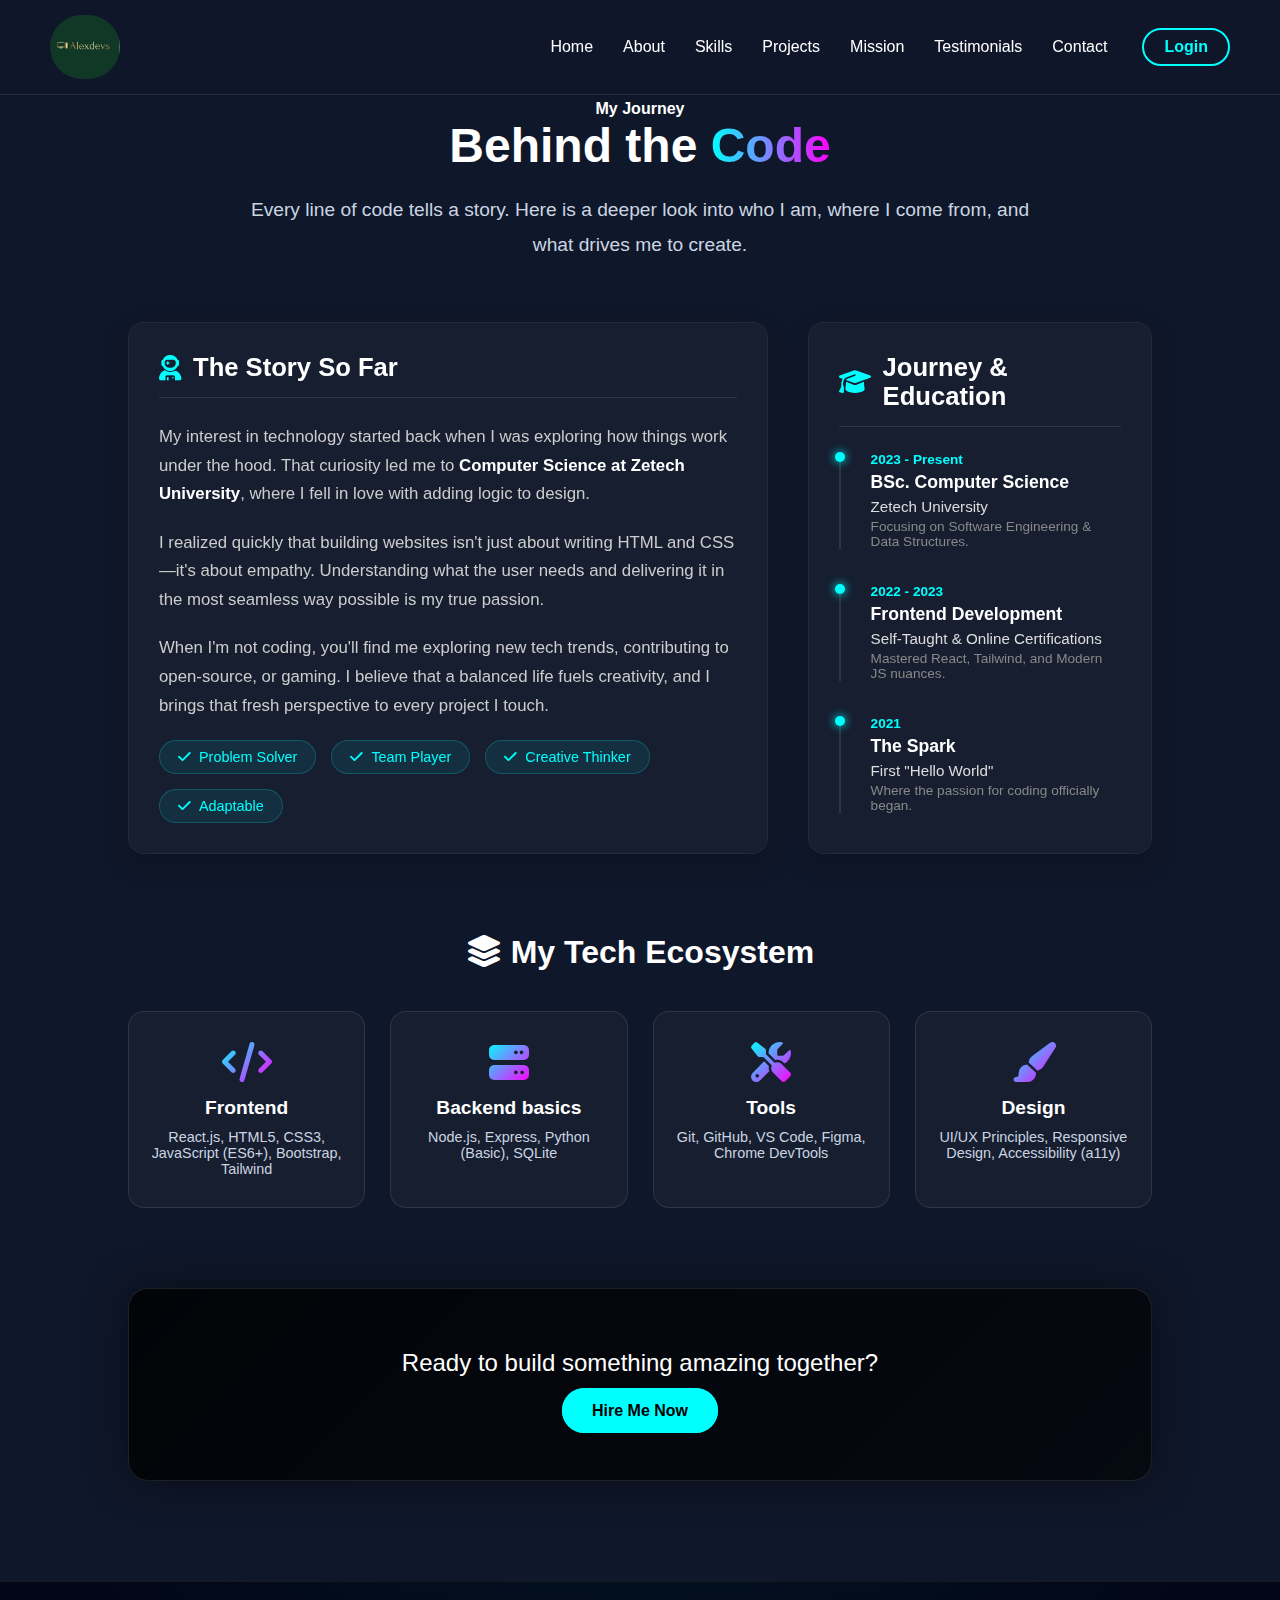
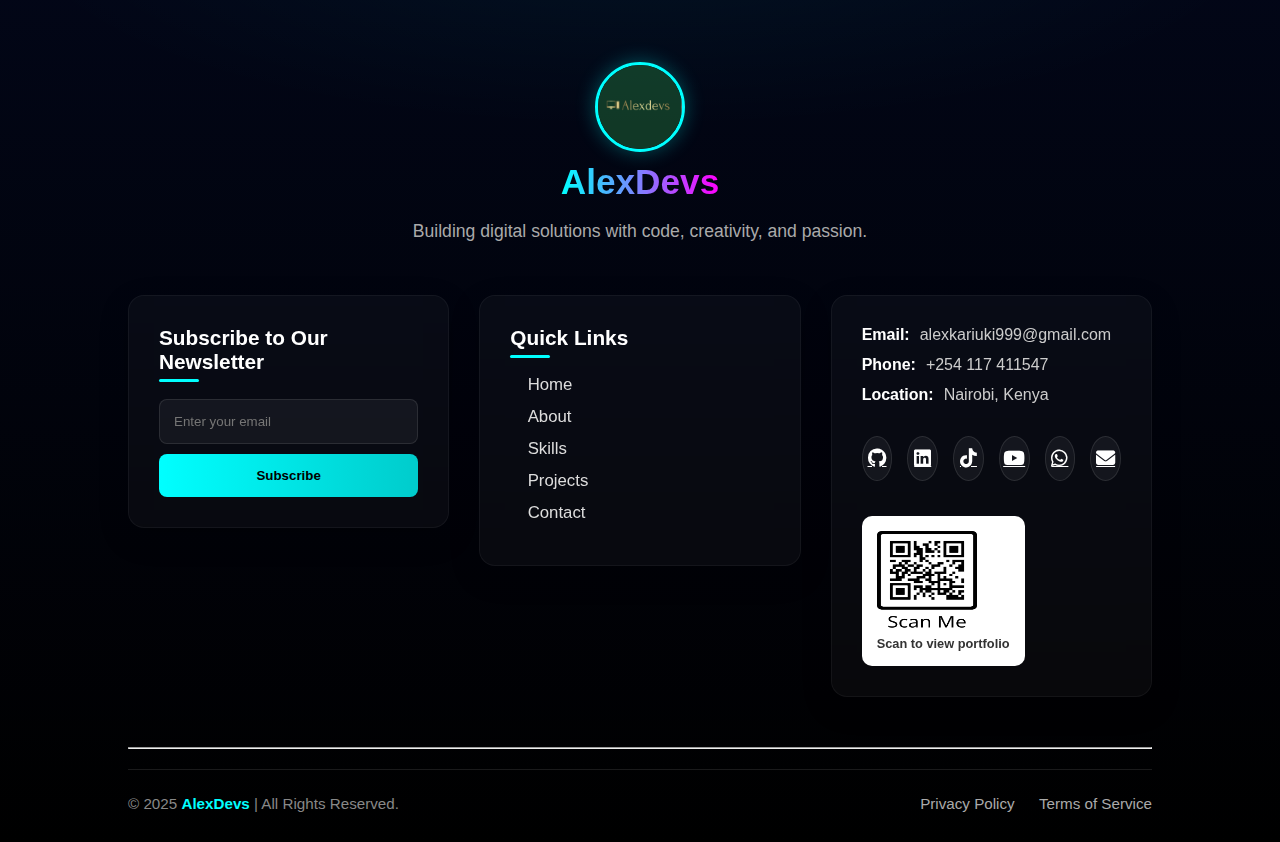
<file: about.html>
<!DOCTYPE html>
<html lang="en">
<head>
  <meta charset="UTF-8">
  <meta name="viewport" content="width=device-width, initial-scale=1.0">
  <title>About Me - AlexDevs</title>
  <meta name="description" content="Learn more about Alex, a passionate software and web developer. Explore my journey, education, and the tech stack I use to build amazing digital solutions.">
  <meta name="keywords" content="About AlexDevs, software developer bio, web developer background, innovative coding, tech stack, Zetech University student">
  <link rel="stylesheet" href="style.css">
  <link rel="stylesheet" href="https://cdnjs.cloudflare.com/ajax/libs/font-awesome/6.5.0/css/all.min.css">
  <link rel="stylesheet" href="style.css">
  <link rel="canonical" href="https://alexdev-dot.github.io/about.html">
  <meta property="og:title" content="About Me - AlexDevs">
  <meta property="og:description" content="Learn more about Alex, a passionate software and web developer. Explore my journey, education, and the tech stack I use.">
  <meta property="og:image" content="https://alexdev-dot.github.io/profile.png.jpg">
  <meta property="og:url" content="https://alexdev-dot.github.io/about.html">
  <meta name="twitter:card" content="summary_large_image">
<body>

<header>
  <!-- LOGO -->
  <a href="index.html" class="logo">
    <img src="logo.png" alt="AlexDevs Logo">
  </a>

  <!-- Mobile Menu Icon -->
  <div class="mobile-menu-icon" id="menuToggle">
    <span></span>
    <span></span>
    <span></span>
  </div>

  <!-- Navigation -->
  <nav class="nav-links" id="mobileMenu" aria-label="Main navigation">
    <ul>
      <li><a href="index.html#hero">Home</a></li>
      <li><a href="index.html#about">About</a></li>
      <li><a href="index.html#skills">Skills</a></li>
      <li><a href="index.html#projects">Projects</a></li>
      <li><a href="index.html#mission">Mission</a></li>
      <li><a href="Testimonials.html" aria-label="Testimonial page">Testimonials</a></li>
      <li><a href="index.html#contact">Contact</a></li>
    </ul>
    <div class="header-buttons">
      <a href="login.html" class="btn login-btn">Login</a>
    </div>
  </nav>
</header>

<!-- About Section -->
<!-- About Section -->
<!-- Detailed About Section -->
<section id="about" class="about-section detailed">
  <div class="about-container">
    
    <!-- Hero/Intro Part -->
    <div class="about-header">
      <h4 class="sub-title">My Journey</h4>
      <h2>Behind the <span class="highlight">Code</span></h2>
      <p class="intro-text">
        Every line of code tells a story. Here is a deeper look into who I am, where I come from, and what drives me to create.
      </p>
    </div>

    <!-- Main Content Splitting -->
    <div class="about-grid">
      
      <!-- Left Column: Biography -->
      <div class="about-bio glass-card">
        <h3><i class="fas fa-user-astronaut"></i> The Story So Far</h3>
        <p>
          My interest in technology started back when I was exploring how things work under the hood. 
          That curiosity led me to <strong>Computer Science at Zetech University</strong>, where I fell in love with adding logic to design.
        </p>
        <p>
          I realized quickly that building websites isn't just about writing HTML and CSS—it's about empathy. 
          Understanding what the user needs and delivering it in the most seamless way possible is my true passion.
        </p>
        <p>
          When I'm not coding, you'll find me exploring new tech trends, contributing to open-source, or gaming. 
          I believe that a balanced life fuels creativity, and I brings that fresh perspective to every project I touch.
        </p>
        
        <div class="soft-skills">
          <span><i class="fas fa-check"></i> Problem Solver</span>
          <span><i class="fas fa-check"></i> Team Player</span>
          <span><i class="fas fa-check"></i> Creative Thinker</span>
          <span><i class="fas fa-check"></i> Adaptable</span>
        </div>
      </div>

      <!-- Right Column: Timeline & Education -->
      <div class="about-timeline glass-card">
        <h3><i class="fas fa-graduation-cap"></i> Journey & Education</h3>
        
        <div class="timeline-item">
          <div class="time-dot"></div>
          <span class="date">2023 - Present</span>
          <h4>BSc. Computer Science</h4>
          <p>Zetech University</p>
          <small>Focusing on Software Engineering & Data Structures.</small>
        </div>

        <div class="timeline-item">
          <div class="time-dot"></div>
          <span class="date">2022 - 2023</span>
          <h4>Frontend Development</h4>
          <p>Self-Taught & Online Certifications</p>
          <small>Mastered React, Tailwind, and Modern JS nuances.</small>
        </div>

        <div class="timeline-item">
          <div class="time-dot"></div>
          <span class="date">2021</span>
          <h4>The Spark</h4>
          <p>First "Hello World"</p>
          <small>Where the passion for coding officially began.</small>
        </div>
      </div>

    </div>

    <!-- Tech Stack Grid -->
    <div class="tech-stack-section">
      <h3><i class="fas fa-layer-group"></i> My Tech Ecosystem</h3>
      <div class="tech-grid">
        
        <div class="tech-box">
          <i class="fas fa-code"></i>
          <h4>Frontend</h4>
          <p>React.js, HTML5, CSS3, JavaScript (ES6+), Bootstrap, Tailwind</p>
        </div>

        <div class="tech-box">
          <i class="fas fa-server"></i>
          <h4>Backend basics</h4>
          <p>Node.js, Express, Python (Basic), SQLite</p>
        </div>

        <div class="tech-box">
          <i class="fas fa-tools"></i>
          <h4>Tools</h4>
          <p>Git, GitHub, VS Code, Figma, Chrome DevTools</p>
        </div>

        <div class="tech-box">
          <i class="fas fa-paint-brush"></i>
          <h4>Design</h4>
          <p>UI/UX Principles, Responsive Design, Accessibility (a11y)</p>
        </div>

      </div>
    </div>

    <!-- Call to Action -->
    <div class="about-final-cta">
      <p>Ready to build something amazing together?</p>
      <a href="index.html#contact" class="btn btn-primary">Hire Me Now</a>
    </div>

  </div>
</section>

<!-- Footer -->
<footer>
  <div class="footer-container">
    <div class="footer-top">
      <div class="footer-logo">
        <img src="logo.png" alt="AlexDevs Logo">
        <h3>AlexDevs</h3>
      </div>
      <p>Building digital solutions with code, creativity, and passion.</p>
    </div>

    <div class="footer-middle">
      <!-- Newsletter -->
      <div class="footer-newsletter glass-card">
        <h4>Subscribe to Our Newsletter</h4>
        <form id="newsletter-form">
          <input type="email" placeholder="Enter your email" required>
          <button type="submit">Subscribe</button>
        </form>
        <p id="newsletter-msg"></p>
      </div>

      <!-- Quick Links -->
      <div class="footer-links glass-card">
        <h4>Quick Links</h4>
        <ul>
          <li><a href="index.html#hero">Home</a></li>
          <li><a href="index.html#about">About</a></li>
          <li><a href="index.html#skills">Skills</a></li>
          <li><a href="index.html#projects">Projects</a></li>
          <li><a href="index.html#contact">Contact</a></li>
        </ul>
      </div>

      <!-- Contact & Social -->
      <div class="footer-contact-qr glass-card">
        <div class="footer-contact">
          <p><strong>Email:</strong> <a href="mailto:alexkariuki999@gmail.com">alexkariuki999@gmail.com</a></p>
          <p><strong>Phone:</strong> <a href="tel:+254117411547">+254 117 411547</a></p>
          <p><strong>Location:</strong> Nairobi, Kenya</p>
        </div>

        <div class="footer-socials">
          <a href="https://github.com/alexdev-dot" target="_blank" aria-label="GitHub"><i class="fab fa-github"></i></a>
          <a href="https://www.linkedin.com/in/alex-kariuki-751a30345/" target="_blank" aria-label="LinkedIn"><i class="fab fa-linkedin"></i></a>
          <a href="https://www.tiktok.com/@alex.dev006" target="_blank" aria-label="TikTok"><i class="fab fa-tiktok"></i></a>
          <a href="https://www.youtube.com/@PrinceArrow-25" target="_blank" aria-label="YouTube"><i class="fab fa-youtube"></i></a>
          <a href="https://wa.me/0117411547" target="_blank" aria-label="WhatsApp"><i class="fab fa-whatsapp"></i></a>
          <a href="mailto:alexkariuki999@gmail.com" target="_blank" aria-label="Email"><i class="fas fa-envelope"></i></a>
        </div>

        <div class="footer-qr">
          <img src="portfolio-qr.png" alt="QR Code to Portfolio">
          <p>Scan to view portfolio</p>
        </div>
      </div>
    </div>

    <hr>

    <div class="footer-bottom">
      <p class="footer-copy">&copy; 2025 <span>AlexDevs</span> | All Rights Reserved.</p>
      <div class="footer-legal">
        <a href="privacy.html">Privacy Policy</a>
        <a href="terms.html">Terms of Service</a>
      </div>
    </div>

    <button id="backToTop" title="Back to top">&#8679;</button>
  </div>
</footer>

<script>
// =======================
// Mobile Menu Toggle
// =======================
const menuToggle = document.getElementById("menuToggle");
const mobileMenu = document.getElementById("mobileMenu");

if (menuToggle && mobileMenu) {
  menuToggle.addEventListener("click", () => {
    mobileMenu.classList.toggle("active");
    menuToggle.classList.toggle("active");
  });
}

// =======================
// Rotating Text
// =======================
const texts = document.querySelectorAll('.text-rotate');
let rotateIndex = 0;

if (texts.length > 0) {
  setInterval(() => {
    texts[rotateIndex].classList.remove('active');
    rotateIndex = (rotateIndex + 1) % texts.length;
    texts[rotateIndex].classList.add('active');
  }, 3000);
}


// =======================
// ABOUT SECTION
// =======================
document.addEventListener("DOMContentLoaded", () => {
  const aboutSection = document.querySelector(".about-container");

  if (!aboutSection) return;

  function reveal() {
    const windowHeight = window.innerHeight;
    const elementTop = aboutSection.getBoundingClientRect().top;
    const elementVisible = 150;

    if (elementTop < windowHeight - elementVisible) {
      aboutSection.classList.add("active");
    }
  }

  // Smooth scroll reveal with requestAnimationFrame
  let ticking = false;
  window.addEventListener("scroll", () => {
    if (!ticking) {
      window.requestAnimationFrame(() => {
        reveal();
        ticking = false;
      });
      ticking = true;
    }
  });

  // Reveal on initial load
  reveal();

  // Reveal on resize
  window.addEventListener("resize", reveal);
});


// =======================
// Skills Animation
// =======================
const skills = document.querySelectorAll('.skill');

if (skills.length > 0) {
  const skillObserver = new IntersectionObserver(entries => {
    entries.forEach(entry => {
      if (entry.isIntersecting) {
        const skill = entry.target;
        skill.classList.add('visible');

        const percentEl = skill.querySelector('.percent');
        const target = parseInt(percentEl.textContent);
        let count = 0;

        const interval = setInterval(() => {
          if (count >= target) clearInterval(interval);
          else percentEl.textContent = count + '%';
          count++;
        }, 15);
      }
    });
  }, { threshold: 0.5 });

  skills.forEach(skill => skillObserver.observe(skill));
}

// =======================
// Project Cards Reveal
// =======================
document.addEventListener("DOMContentLoaded", () => {
  const projectCards = document.querySelectorAll('.project-card');

  if (projectCards.length > 0) {
    const projectObserver = new IntersectionObserver(entries => {
      entries.forEach(entry => {
        if (entry.isIntersecting) entry.target.classList.add('visible');
      });
    }, { threshold: 0.3 });

    projectCards.forEach(card => projectObserver.observe(card));
  }
});

// =======================
// Pricing Section Animation
// =======================
const pricingCards = document.querySelectorAll('.pricing-card');

function isInViewport(el) {
  const rect = el.getBoundingClientRect();
  return rect.top < window.innerHeight && rect.bottom > 0;
}

function animatePricing() {
  pricingCards.forEach(card => {
    if (isInViewport(card) && !card.classList.contains('visible')) {
      card.classList.add('visible');
      card.style.opacity = 1;
      card.style.transform = 'translateY(0)';

      const bullets = card.querySelectorAll('ul li');
      bullets.forEach((li, index) => {
        setTimeout(() => {
          li.classList.add('slide-in');
        }, index * 150);
      });
    }
  });
}

window.addEventListener('scroll', animatePricing);
window.addEventListener('load', animatePricing);

// =======================
// Mission Section Animation
// =======================
document.addEventListener("DOMContentLoaded", () => {
  const mission = document.querySelector('.mission-container');
  const missionCards = document.querySelectorAll('.mission-card');

  const missionObserver = new IntersectionObserver(entries => {
    entries.forEach(entry => {
      if (entry.isIntersecting) entry.target.classList.add('visible');
    });
  }, { threshold: 0.5 });

  if (mission) missionObserver.observe(mission);
  missionCards.forEach(card => missionObserver.observe(card));
});

// =======================
// Blog Post Reveal
// =======================
const blogPosts = document.querySelectorAll('.blog-post');

function revealBlogPosts() {
  const triggerBottom = window.innerHeight * 0.8;

  blogPosts.forEach(post => {
    const postTop = post.getBoundingClientRect().top;

    if (postTop < triggerBottom) {
      post.style.opacity = '1';
      post.style.transform = 'translateY(0)';
      post.style.transition = 'all 0.6s ease';
    } else {
      post.style.opacity = '0';
      post.style.transform = 'translateY(40px)';
    }
  });
}

window.addEventListener('scroll', revealBlogPosts);
window.addEventListener('load', revealBlogPosts);

// =======================
// Contact Section
// =======================
document.addEventListener("DOMContentLoaded", () => {
  const contact = document.querySelector('.contact-container');
  const contactElements = document.querySelectorAll('.contact-form, .contact-availability-card');

  const contactObserver = new IntersectionObserver((entries, obs) => {
    entries.forEach(entry => {
      if (entry.isIntersecting) {
        entry.target.classList.add('visible');
        obs.unobserve(entry.target);
      }
    });
  }, { threshold: 0.3 });

  if (contact) contactObserver.observe(contact);
  contactElements.forEach(el => contactObserver.observe(el));
});

// =======================
// Footer Reveal
// =======================
document.addEventListener("DOMContentLoaded", () => {

  // Scroll Reveal Animation
  const footerElements = document.querySelectorAll('.footer-top, .footer-middle, .footer-bottom');
  const revealObserver = new IntersectionObserver(entries => {
    entries.forEach(entry => {
      if(entry.isIntersecting){ entry.target.classList.add('visible'); }
    });
  }, { threshold: 0.2 });
  footerElements.forEach(el => revealObserver.observe(el));

  // Newsletter Form
  const form = document.getElementById('newsletter-form');
  form.addEventListener('submit', function(e){
    e.preventDefault();
    const email = this.querySelector('input').value;
    document.getElementById('newsletter-msg').textContent = `Thank you for subscribing, ${email}!`;
    this.reset();
  });

  // Back to Top Button
  const backToTop = document.getElementById('backToTop');
  window.addEventListener('scroll', () => {
    backToTop.style.display = window.scrollY > 300 ? 'block' : 'none';
  });
  backToTop.addEventListener('click', () => {
    window.scrollTo({ top: 0, behavior: 'smooth' });
  });

});

</script>

</body>
</html>
</file>
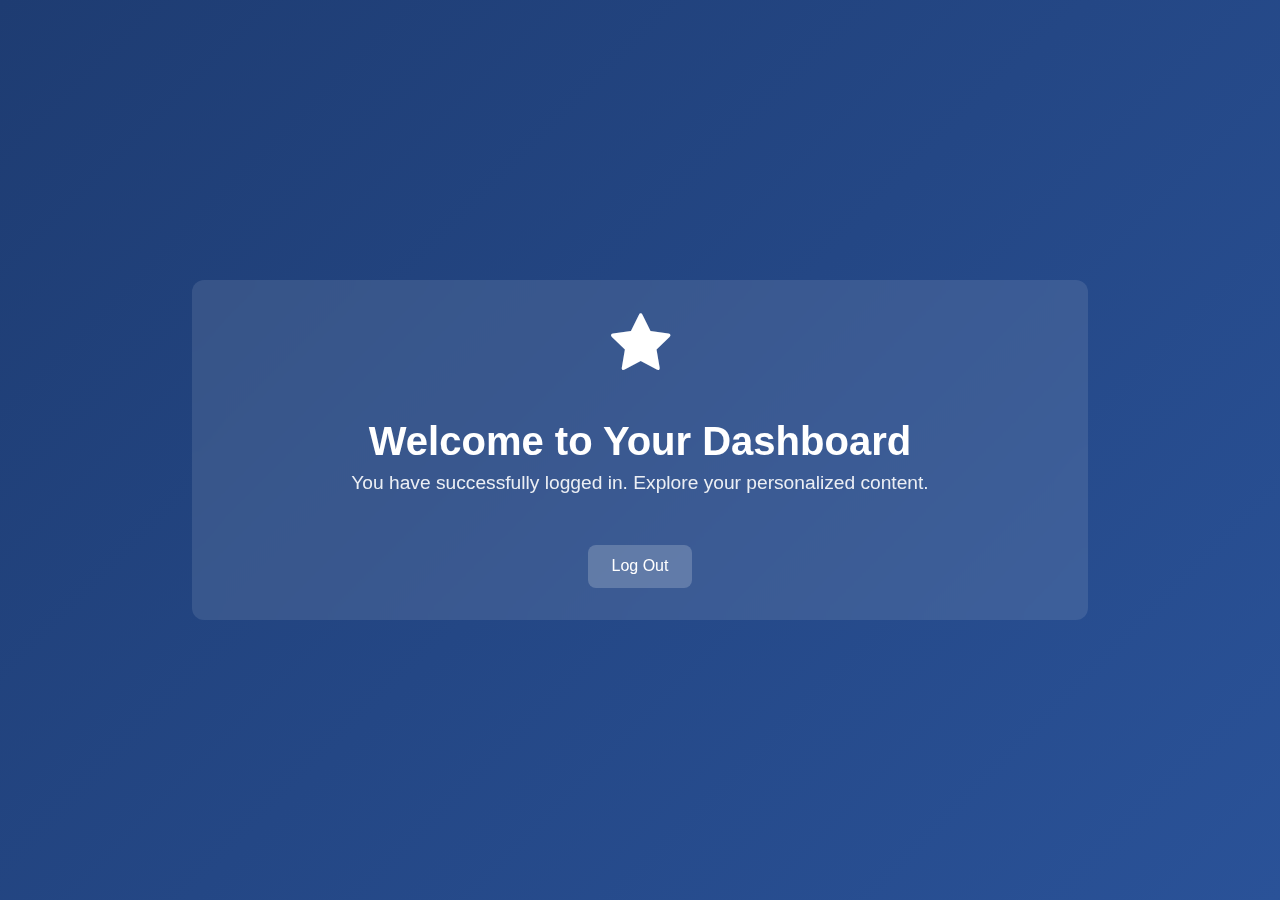
<file: dashboard.html>
<!DOCTYPE html>
<html lang="en">
<head>
  <meta charset="UTF-8" />
  <meta name="viewport" content="width=device-width, initial-scale=1.0" />
  <title>Dashboard</title>
  <link rel="stylesheet" href="https://cdnjs.cloudflare.com/ajax/libs/font-awesome/4.7.0/css/font-awesome.min.css" />
  <style>
    /* Global styles */
    body {
      margin: 0;
      font-family: 'Inter', sans-serif;
      background: linear-gradient(135deg, #1e3c72, #2a5298);
      color: #fff;
      height: 100vh;
      display: flex;
      justify-content: center;
      align-items: center;
      overflow: hidden;
    }

    .container {
      background: rgba(255, 255, 255, 0.1);
      backdrop-filter: blur(12px);
      border-radius: 12px;
      padding: 2rem 3rem;
      width: 90%;
      max-width: 800px;
      text-align: center;
      animation: fadeIn 1s ease-out forwards;
    }

    h1 {
      margin-bottom: 0.5rem;
      font-size: 2.5rem;
      animation: slideDown 0.8s ease-out forwards;
    }

    p {
      margin-top: 0;
      font-size: 1.2rem;
      opacity: 0.9;
    }

    .btn {
      margin-top: 2rem;
      padding: 0.8rem 1.5rem;
      font-size: 1rem;
      color: #fff;
      background: rgba(255, 255, 255, 0.2);
      border: none;
      border-radius: 8px;
      cursor: pointer;
      transition: background 0.3s, transform 0.3s;
    }
    .btn:hover {
      background: rgba(255, 255, 255, 0.35);
      transform: translateY(-3px);
    }

    /* Animations */
    @keyframes fadeIn {
      from { opacity: 0; }
      to { opacity: 1; }
    }
    @keyframes slideDown {
      from { transform: translateY(-30px); opacity: 0; }
      to { transform: translateY(0); opacity: 1; }
    }

    /* Simple icon animation */
    .welcome-icon {
      font-size: 4rem;
      margin-bottom: 1rem;
      animation: rotate 4s linear infinite;
    }
    @keyframes rotate {
      from { transform: rotate(0deg); }
      to { transform: rotate(360deg); }
    }
  </style>
</head>
<body>
  <div class="container">
    <i class="fa fa-star welcome-icon"></i>
    <h1>Welcome to Your Dashboard</h1>
    <p>You have successfully logged in. Explore your personalized content.</p>
    <button class="btn" id="logoutBtn">Log Out</button>
  </div>

  <script>
    // Simple logout – clear token and redirect to login page
    document.getElementById('logoutBtn').addEventListener('click', () => {
      localStorage.removeItem('token');
      window.location.href = 'login.html';
    });

    // Optional: greet user by name if token contains it (pseudo‑decode)
    const token = localStorage.getItem('token');
    if (token) {
      try {
        const payload = JSON.parse(atob(token.split('.')[1]));
        const name = payload.name || payload.user?.name || '';
        if (name) {
          document.querySelector('h1').textContent = `Welcome, ${name}`;
        }
      } catch (e) { /* ignore malformed token */ }
    }
  </script>
</body>
</html>
</file>
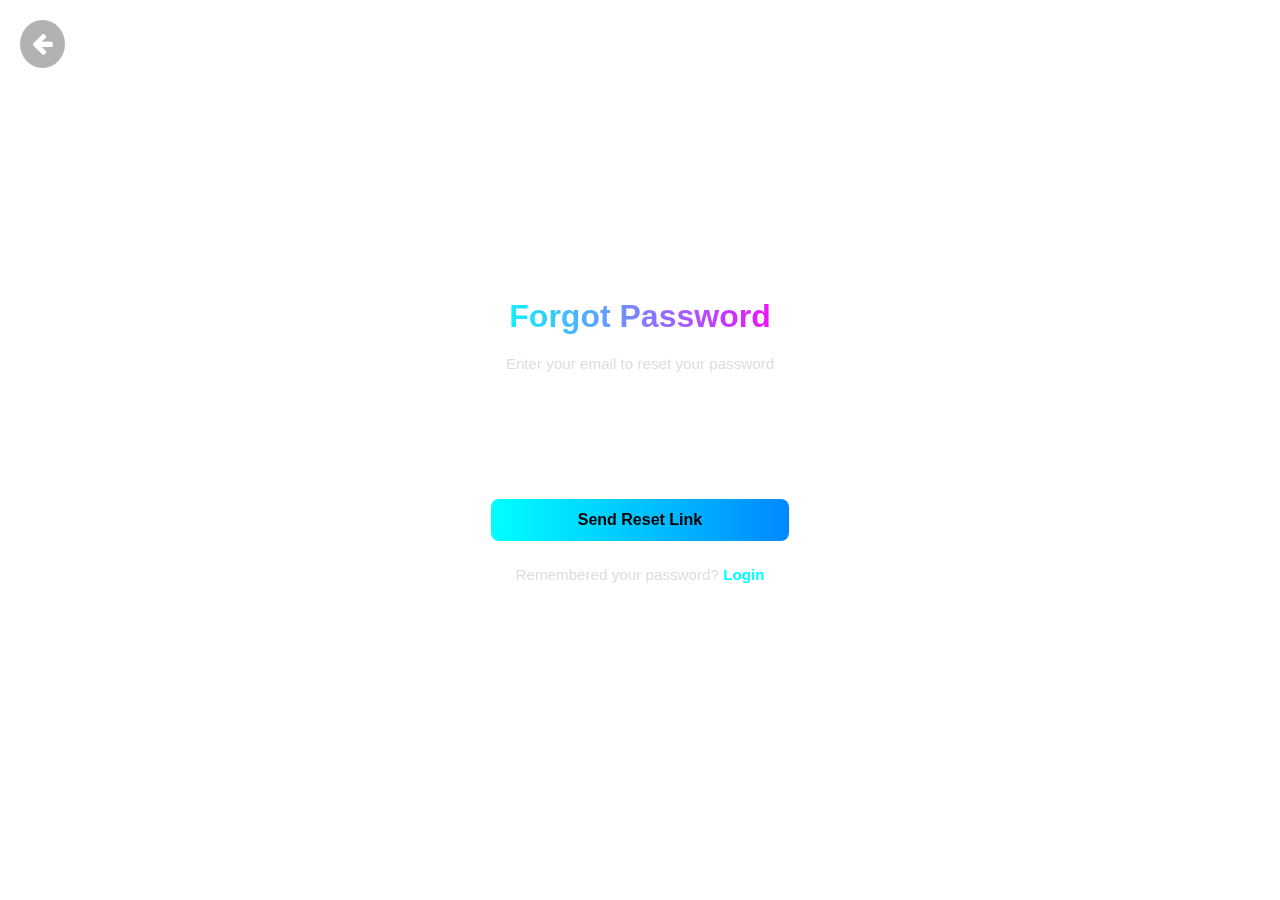
<file: forgot.html>
<!DOCTYPE html>
<html lang="en">
<head>
  <meta charset="UTF-8" />
  <meta name="viewport" content="width=device-width, initial-scale=1.0" />
  <title>Forgot Password</title>
  <link rel="stylesheet" href="forgot.css" />
  <link rel="stylesheet" href="https://cdnjs.cloudflare.com/ajax/libs/font-awesome/4.7.0/css/font-awesome.min.css">
</head>
<body>

  <!-- Back to login -->
  <a href="login.html" class="back-arrow" title="Go back to login">
    <i class="fa fa-arrow-left" aria-hidden="true"></i>
  </a>

  <div class="background"></div>
  <div class="container">
    <form id="forgotForm" class="glass-card" autocomplete="on" novalidate>
      <h2>Forgot Password</h2>
      <p>Enter your email to reset your password</p>

      <label for="email">Email</label>
      <input type="email" id="email" name="email" placeholder="your@example.com" required />

      <button type="submit">Send Reset Link</button>

      <div class="footer">
        <p>Remembered your password? <a href="login.html">Login</a></p>
      </div>
    </form>
  </div>

  <script>
    const forgotForm = document.getElementById('forgotForm');
    forgotForm.addEventListener('submit', async (e) => {
      e.preventDefault();
      const email = document.getElementById('email').value;

      // Example: Send request to backend (create /forgot-password route)
      const response = await fetch('http://localhost:5000/forgot-password', {
        method: 'POST',
        headers: { 'Content-Type': 'application/json' },
        body: JSON.stringify({ email })
      });

      const data = await response.json();
      alert(data.msg || 'If this email exists, a reset link has been sent!');
    });
  </script>
</body>
</html>
</file>
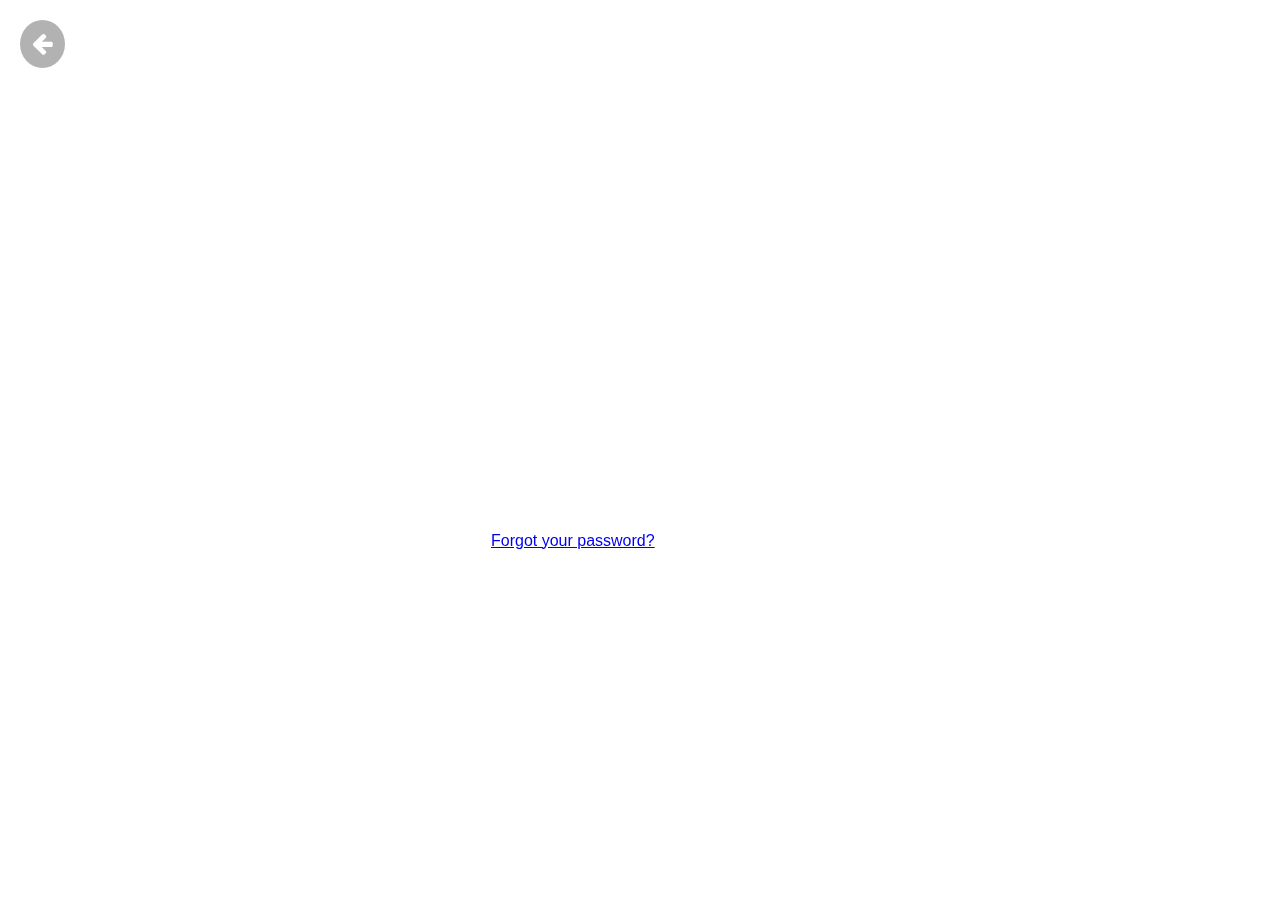
<file: login.html>
<!DOCTYPE html>
<html lang="en">
<head>
  <meta charset="UTF-8" />
  <meta name="viewport" content="width=device-width, initial-scale=1.0" />
  <title>Login</title>
  <link rel="stylesheet" href="login.css" />
  <link rel="stylesheet" href="https://cdnjs.cloudflare.com/ajax/libs/font-awesome/4.7.0/css/font-awesome.min.css" />
</head>
<body>
  <!-- Back to home button -->
  <a href="index.html" class="back-arrow" title="Go back to home">
    <i class="fa fa-arrow-left" aria-hidden="true"></i>
  </a>

  <div class="background"></div>
  <div class="container">
    <!-- LOGIN FORM -->
    <form id="loginForm" class="glass-card" autocomplete="on" novalidate>
      <h2>Welcome Back</h2>
      <p>Please login to your account</p>

      <label for="email">Email</label>
      <input type="email" id="email" name="email" placeholder="your@example.com" required />

      <label for="password">Password</label>
      <input type="password" id="password" name="password" placeholder="........" required />

      <button type="submit">Login</button>

      <p><a href="forgot.html">Forgot your password?</a></p>

      <!-- Google Login -->
      <div id="g_id_onload_login"
           data-client_id="1019512196971-fpvp8ae7de9pni2q8lk314t4a7qbct55.apps.googleusercontent.com"
           data-context="signin"
           data-ux_mode="popup"
           data-callback="handleCredentialResponse"
           data-auto_prompt="false"></div>
      <div class="google-btn-wrapper">
        <button type="button" class="google-btn-custom">
          <i class="fa fa-google"></i> Login with Google
        </button>
        <div class="g_id_signin" data-type="standard" data-size="large" data-width="400"></div>
      </div>

      <div class="footer">
        <p>Don’t have an account? <span id="showRegister" class="toggle-link">Register</span></p>
      </div>
    </form>

    <!-- REGISTER FORM (Hidden by default) -->
    <form id="registerForm" class="glass-card hidden" autocomplete="on" novalidate>
      <h2>Create Account</h2>
      <p>Join us and start your journey</p>

      <label for="reg_fullname">Full Name</label>
      <input type="text" id="reg_fullname" placeholder="John Doe" required />

      <label for="reg_email">Email</label>
      <input type="email" id="reg_email" placeholder="you@example.com" required />

      <label for="reg_password">Password</label>
      <input type="password" id="reg_password" placeholder="........" required />

      <button type="submit">Register</button>

      <!-- Google Register -->
      <div id="g_id_onload_register"
           data-client_id="1019512196971-fpvp8ae7de9pni2q8lk314t4a7qbct55.apps.googleusercontent.com"
           data-context="signup"
           data-ux_mode="popup"
           data-callback="handleCredentialResponse"
           data-auto_prompt="false"></div>
      <div class="google-btn-wrapper">
        <button type="button" class="google-btn-custom">
          <i class="fa fa-google"></i> Register with Google
        </button>
        <div class="g_id_signin" data-type="standard" data-size="large"></div>
      </div>

      <div class="footer">
        <p>Already have an account? <span id="showLogin" class="toggle-link">Login</span></p>
      </div>
    </form>
  </div>

  <!-- Google Script -->
  <script src="https://accounts.google.com/gsi/client" async defer></script>
  <script>
    // Toggle Logic
    const loginForm = document.getElementById('loginForm');
    const registerForm = document.getElementById('registerForm');
    const showRegister = document.getElementById('showRegister');
    const showLogin = document.getElementById('showLogin');

    showRegister.addEventListener('click', () => {
      loginForm.classList.add('hidden');
      registerForm.classList.remove('hidden');
    });

    showLogin.addEventListener('click', () => {
      registerForm.classList.add('hidden');
      loginForm.classList.remove('hidden');
    });

    // Login Handler
    loginForm.addEventListener('submit', async (e) => {
      e.preventDefault();
      const email = document.getElementById('email').value;
      const password = document.getElementById('password').value;
      try {
        const response = await fetch('http://localhost:5000/login', {
          method: 'POST',
          headers: { 'Content-Type': 'application/json' },
          body: JSON.stringify({ email, password })
        });
        const data = await response.json();
        if (data.token) {
          localStorage.setItem('token', data.token);
          alert(`Welcome ${data.user.name}`);
          window.location.href = 'dashboard.html';
        } else {
          alert(data.msg || 'Login failed');
        }
      } catch (err) {
        console.error(err);
        alert('An error occurred. Please try again.');
      }
    });

    // Register Handler
    registerForm.addEventListener('submit', async (e) => {
      e.preventDefault();
      const name = document.getElementById('reg_fullname').value;
      const email = document.getElementById('reg_email').value;
      const password = document.getElementById('reg_password').value;
      try {
        const response = await fetch('http://localhost:5000/register', {
          method: 'POST',
          headers: { 'Content-Type': 'application/json' },
          body: JSON.stringify({ name, email, password })
        });
        const data = await response.json();
        if (data.token || response.ok) {
          alert(data.msg || 'Registered successfully! Please login.');
          // Switch to login view
          registerForm.classList.add('hidden');
          loginForm.classList.remove('hidden');
        } else {
          alert(data.msg || 'Registration failed');
        }
      } catch (err) {
        console.error(err);
        alert('An error occurred. Please try again.');
      }
    });

    // Google Handler (Shared)
    function handleCredentialResponse(response) {
      fetch('http://localhost:5000/google-login', {
        method: 'POST',
        headers: { 'Content-Type': 'application/json' },
        body: JSON.stringify({ token: response.credential })
      })
        .then(res => res.json())
        .then(data => {
          if (data.token) {
            localStorage.setItem('token', data.token);
            alert(`Welcome ${data.user.name}`);
            window.location.href = 'dashboard.html';
          } else {
            alert(data.msg || 'Google login/signup failed');
          }
        });
    }
  </script>
  <style>
    .hidden { display: none !important; }
    .toggle-link { color: #fff; text-decoration: underline; font-weight: bold; cursor: pointer; }
    .toggle-link:hover { color: #ddd; }
  </style>
</body>
</html>
</file>
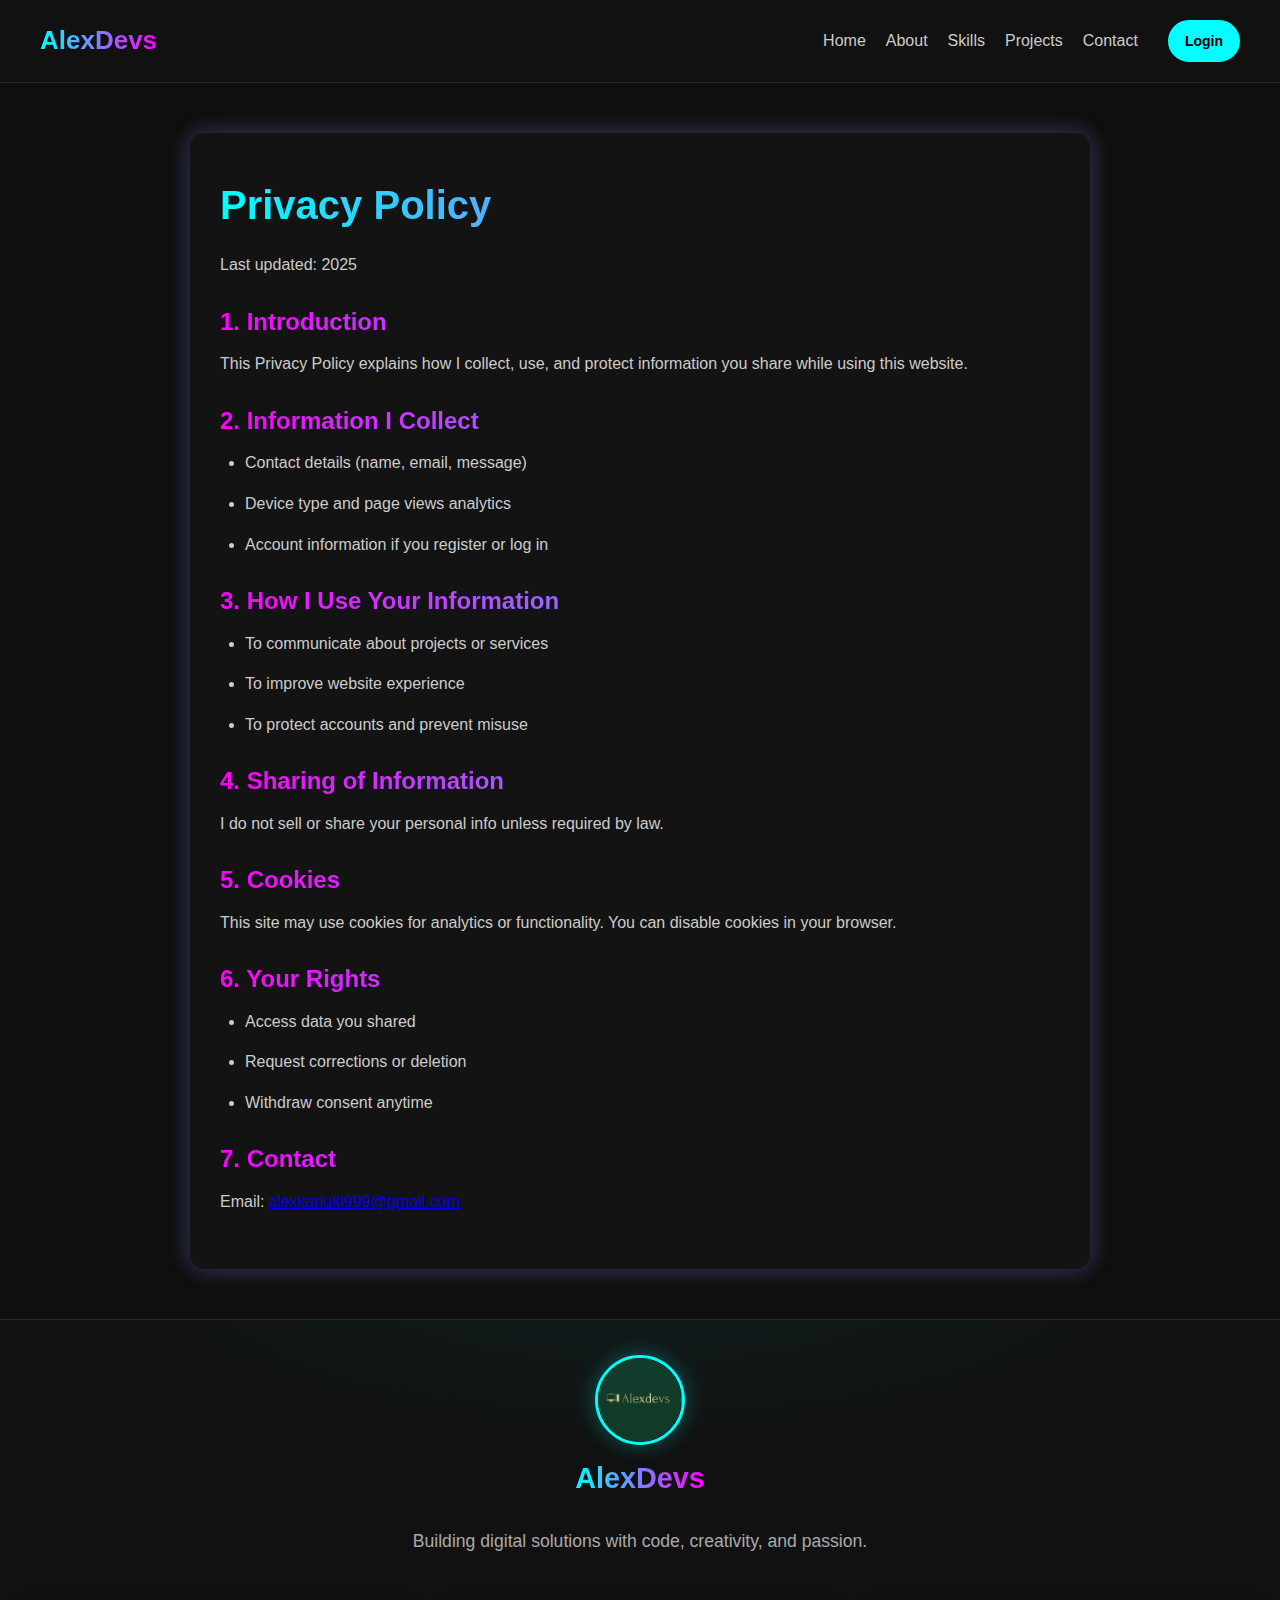
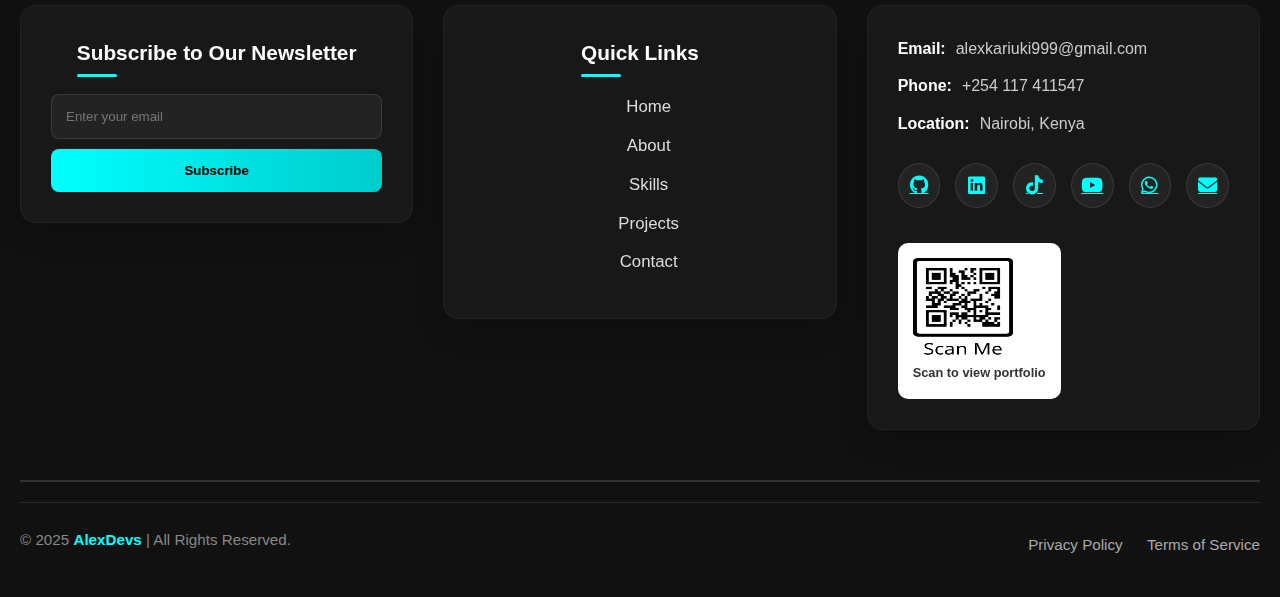
<file: privacy.html>
<!DOCTYPE html>
<html lang="en">
<head>
  <meta charset="UTF-8">
  <meta name="viewport" content="width=device-width, initial-scale=1.0">
  <title>Privacy Policy | AlexDevs</title>
  <meta name="description" content="Privacy Policy for AlexDevs portfolio website. Learn how your data is collected, used, and protected.">
  <meta name="keywords" content="Privacy Policy, data protection, AlexDevs privacy, user data, cookie policy">
  <meta name="robots" content="noindex, follow">
  <link rel="stylesheet" href="style.css">
  <link rel="stylesheet" href="Privacy and terms.css">
  <link rel="stylesheet" href="https://cdnjs.cloudflare.com/ajax/libs/font-awesome/6.5.0/css/all.min.css">
</head>
<body>

<header>
  <h1 class="logo">AlexDevs</h1>
  <div class="mobile-menu-icon">
    <span></span>
    <span></span>
    <span></span>
  </div>
  <nav class="nav-links">
    <ul>
      <li><a href="index.html#hero">Home</a></li>
      <li><a href="index.html#about">About</a></li>
      <li><a href="index.html#skills">Skills</a></li>
      <li><a href="index.html#projects">Projects</a></li>
      <li><a href="index.html#contact">Contact</a></li>
    </ul>
    <div class="header-buttons">
      <a href="login.html" class="btn login-btn">Login</a>
    </div>
  </nav>
</header>

<main class="policy-container">
  <h2>Privacy Policy</h2>
  <p>Last updated: 2025</p>

  <h3>1. Introduction</h3>
  <p>This Privacy Policy explains how I collect, use, and protect information you share while using this website.</p>

  <h3>2. Information I Collect</h3>
  <ul>
    <li>Contact details (name, email, message)</li>
    <li>Device type and page views analytics</li>
    <li>Account information if you register or log in</li>
  </ul>

  <h3>3. How I Use Your Information</h3>
  <ul>
    <li>To communicate about projects or services</li>
    <li>To improve website experience</li>
    <li>To protect accounts and prevent misuse</li>
  </ul>

  <h3>4. Sharing of Information</h3>
  <p>I do not sell or share your personal info unless required by law.</p>

  <h3>5. Cookies</h3>
  <p>This site may use cookies for analytics or functionality. You can disable cookies in your browser.</p>

  <h3>6. Your Rights</h3>
  <ul>
    <li>Access data you shared</li>
    <li>Request corrections or deletion</li>
    <li>Withdraw consent anytime</li>
  </ul>

  <h3>7. Contact</h3>
  <p>Email: <a href="mailto:alexkariuki999@gmail.com">alexkariuki999@gmail.com</a></p>
</main>

<footer>
  <div class="footer-container">
    <div class="footer-top">
      <div class="footer-logo">
        <img src="logo.png" alt="AlexDevs Logo">
        <h3>AlexDevs</h3>
      </div>
      <p>Building digital solutions with code, creativity, and passion.</p>
    </div>

    <div class="footer-middle">
      <div class="footer-newsletter glass-card">
        <h4>Subscribe to Our Newsletter</h4>
        <form id="newsletter-form">
          <input type="email" placeholder="Enter your email" required>
          <button type="submit">Subscribe</button>
        </form>
        <p id="newsletter-msg"></p>
      </div>

      <div class="footer-links glass-card">
        <h4>Quick Links</h4>
        <ul>
          <li><a href="index.html#hero">Home</a></li>
          <li><a href="index.html#about">About</a></li>
          <li><a href="index.html#skills">Skills</a></li>
          <li><a href="index.html#projects">Projects</a></li>
          <li><a href="index.html#contact">Contact</a></li>
        </ul>
      </div>

      <div class="footer-contact-qr glass-card">
        <div class="footer-contact">
          <p><strong>Email:</strong> <a href="mailto:alexkariuki999@gmail.com">alexkariuki999@gmail.com</a></p>
          <p><strong>Phone:</strong> <a href="tel:+254117411547">+254 117 411547</a></p>
          <p><strong>Location:</strong> Nairobi, Kenya</p>
        </div>

        <div class="footer-socials">
          <a href="https://github.com/alexdev-dot" target="_blank" rel="noopener noreferrer" aria-label="GitHub"><i class="fab fa-github"></i></a>
          <a href="https://www.linkedin.com/in/alex-kariuki-751a30345/" target="_blank" rel="noopener noreferrer" aria-label="LinkedIn"><i class="fab fa-linkedin"></i></a>
          <a href="https://www.tiktok.com/@alex.dev006" target="_blank" rel="noopener noreferrer" aria-label="TikTok"><i class="fab fa-tiktok"></i></a>
          <a href="https://www.youtube.com/@PrinceArrow-25" target="_blank" rel="noopener noreferrer" aria-label="YouTube"><i class="fab fa-youtube"></i></a>
          <a href="https://wa.me/0117411547" target="_blank" rel="noopener noreferrer" aria-label="WhatsApp"><i class="fab fa-whatsapp"></i></a>
          <a href="mailto:alexkariuki999@gmail.com" target="_blank" rel="noopener noreferrer" aria-label="Email"><i class="fas fa-envelope"></i></a>
        </div>

        <div class="footer-qr">
          <img src="portfolio-qr.png" alt="QR Code to Portfolio">
          <p>Scan to view portfolio</p>
        </div>
      </div>
    </div>

    <hr>

    <div class="footer-bottom">
      <p class="footer-copy">&copy; 2025 <span>AlexDevs</span> | All Rights Reserved.</p>
      <div class="footer-legal">
        <a href="privacy.html">Privacy Policy</a>
        <a href="terms.html">Terms of Service</a>
      </div>
    </div>

    <button id="backToTop" title="Back to top">&#8679;</button>
  </div>
</footer>

<script>
  // Mobile Menu
  const menuIcon = document.querySelector('.mobile-menu-icon');
  const navLinks = document.querySelector('.nav-links');

  if (menuIcon && navLinks) {
    menuIcon.addEventListener('click', () => {
      navLinks.classList.toggle('mobile');
      navLinks.classList.toggle('active');
    });
  }

  // Footer Functionality
  document.addEventListener("DOMContentLoaded", () => {
    // Scroll Reveal Animation for Footer
    const footerElements = document.querySelectorAll('.footer-top, .footer-middle, .footer-bottom');
    const revealObserver = new IntersectionObserver(entries => {
      entries.forEach(entry => {
        if(entry.isIntersecting){ entry.target.classList.add('visible'); }
      });
    }, { threshold: 0.2 });
    footerElements.forEach(el => revealObserver.observe(el));

    // Newsletter Form
    const form = document.getElementById('newsletter-form');
    if (form) {
      form.addEventListener('submit', function(e){
        e.preventDefault();
        const email = this.querySelector('input').value;
        const msg = document.getElementById('newsletter-msg');
        if(msg) msg.textContent = `Thank you for subscribing, ${email}!`;
        this.reset();
      });
    }

    // Back to Top Button
    const backToTop = document.getElementById('backToTop');
    if (backToTop) {
      window.addEventListener('scroll', () => {
        backToTop.style.display = window.scrollY > 300 ? 'block' : 'none';
      });
      backToTop.addEventListener('click', () => {
        window.scrollTo({ top: 0, behavior: 'smooth' });
      });
    }
  });
</script>

</body>
</html>
</file>
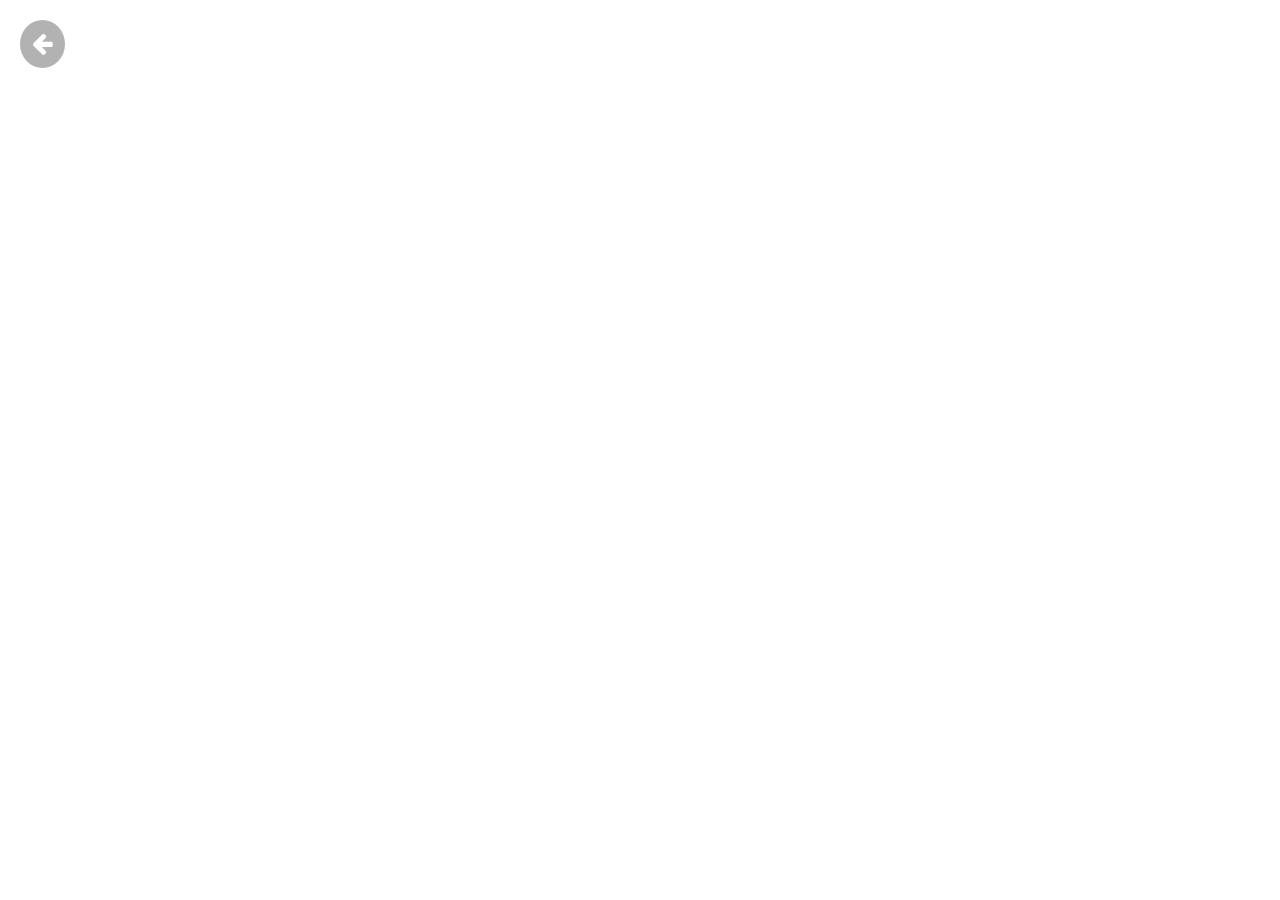
<file: register.html>
<!DOCTYPE html>
<html lang="en">
<head>
  <meta charset="UTF-8" />
  <meta name="viewport" content="width=device-width, initial-scale=1.0" />
  <title>Register</title>
  <link rel="stylesheet" href="login.css" />
  <link rel="stylesheet" href="https://cdnjs.cloudflare.com/ajax/libs/font-awesome/4.7.0/css/font-awesome.min.css" />
</head>
<body>
  <!-- Back to home button -->
  <a href="index.html" class="back-arrow" title="Go back to home">
    <i class="fa fa-arrow-left" aria-hidden="true"></i>
  </a>

  <div class="background"></div>
  <div class="container">
    <!-- REGISTER FORM -->
    <form id="registerForm" class="glass-card" autocomplete="on" novalidate>
      <h2>Create Account</h2>
      <p>Join us and start your journey</p>

      <label for="reg_fullname">Full Name</label>
      <input type="text" id="reg_fullname" placeholder="John Doe" required />

      <label for="reg_email">Email</label>
      <input type="email" id="reg_email" placeholder="you@example.com" required />

      <label for="reg_password">Password</label>
      <input type="password" id="reg_password" placeholder="........" required />

      <button type="submit">Register</button>

      <!-- Google Register -->
      <div id="g_id_onload_register"
           data-client_id="1019512196971-fpvp8ae7de9pni2q8lk314t4a7qbct55.apps.googleusercontent.com"
           data-context="signup"
           data-ux_mode="popup"
           data-callback="handleCredentialResponse"
           data-auto_prompt="false"></div>
      <div class="g_id_signin" data-type="standard" data-theme="outline" data-text="signup_with" data-size="large"></div>

      <div class="footer">
        <p>Already have an account? <a href="login.html" class="toggle-link">Login</a></p>
      </div>
    </form>
  </div>

  <!-- Google Script -->
  <script src="https://accounts.google.com/gsi/client" async defer></script>
  <script>
    // Register Handler
    const registerForm = document.getElementById('registerForm');
    registerForm.addEventListener('submit', async (e) => {
      e.preventDefault();
      const name = document.getElementById('reg_fullname').value;
      const email = document.getElementById('reg_email').value;
      const password = document.getElementById('reg_password').value;
      try {
        const response = await fetch('http://localhost:5000/register', {
          method: 'POST',
          headers: { 'Content-Type': 'application/json' },
          body: JSON.stringify({ name, email, password })
        });
        const data = await response.json();
        if (data.token || response.ok) {
          alert(data.msg || 'Registered successfully! Please login.');
          window.location.href = 'dashboard.html';
        } else {
          alert(data.msg || 'Registration failed');
        }
      } catch (err) {
        console.error(err);
        alert('An error occurred. Please try again.');
      }
    });

    // Google Handler (Shared)
    function handleCredentialResponse(response) {
      fetch('http://localhost:5000/google-login', {
        method: 'POST',
        headers: { 'Content-Type': 'application/json' },
        body: JSON.stringify({ token: response.credential })
      })
        .then(res => res.json())
        .then(data => {
          if (data.token) {
            localStorage.setItem('token', data.token);
            alert(`Welcome ${data.user.name}`);
            window.location.href = 'dashboard.html';
          } else {
            alert(data.msg || 'Google login/signup failed');
          }
        });
    }
  </script>
  <style>
    .toggle-link { color: #fff; text-decoration: underline; font-weight: bold; cursor: pointer; }
    .toggle-link:hover { color: #ddd; }
  </style>
</body>
</html>
</file>
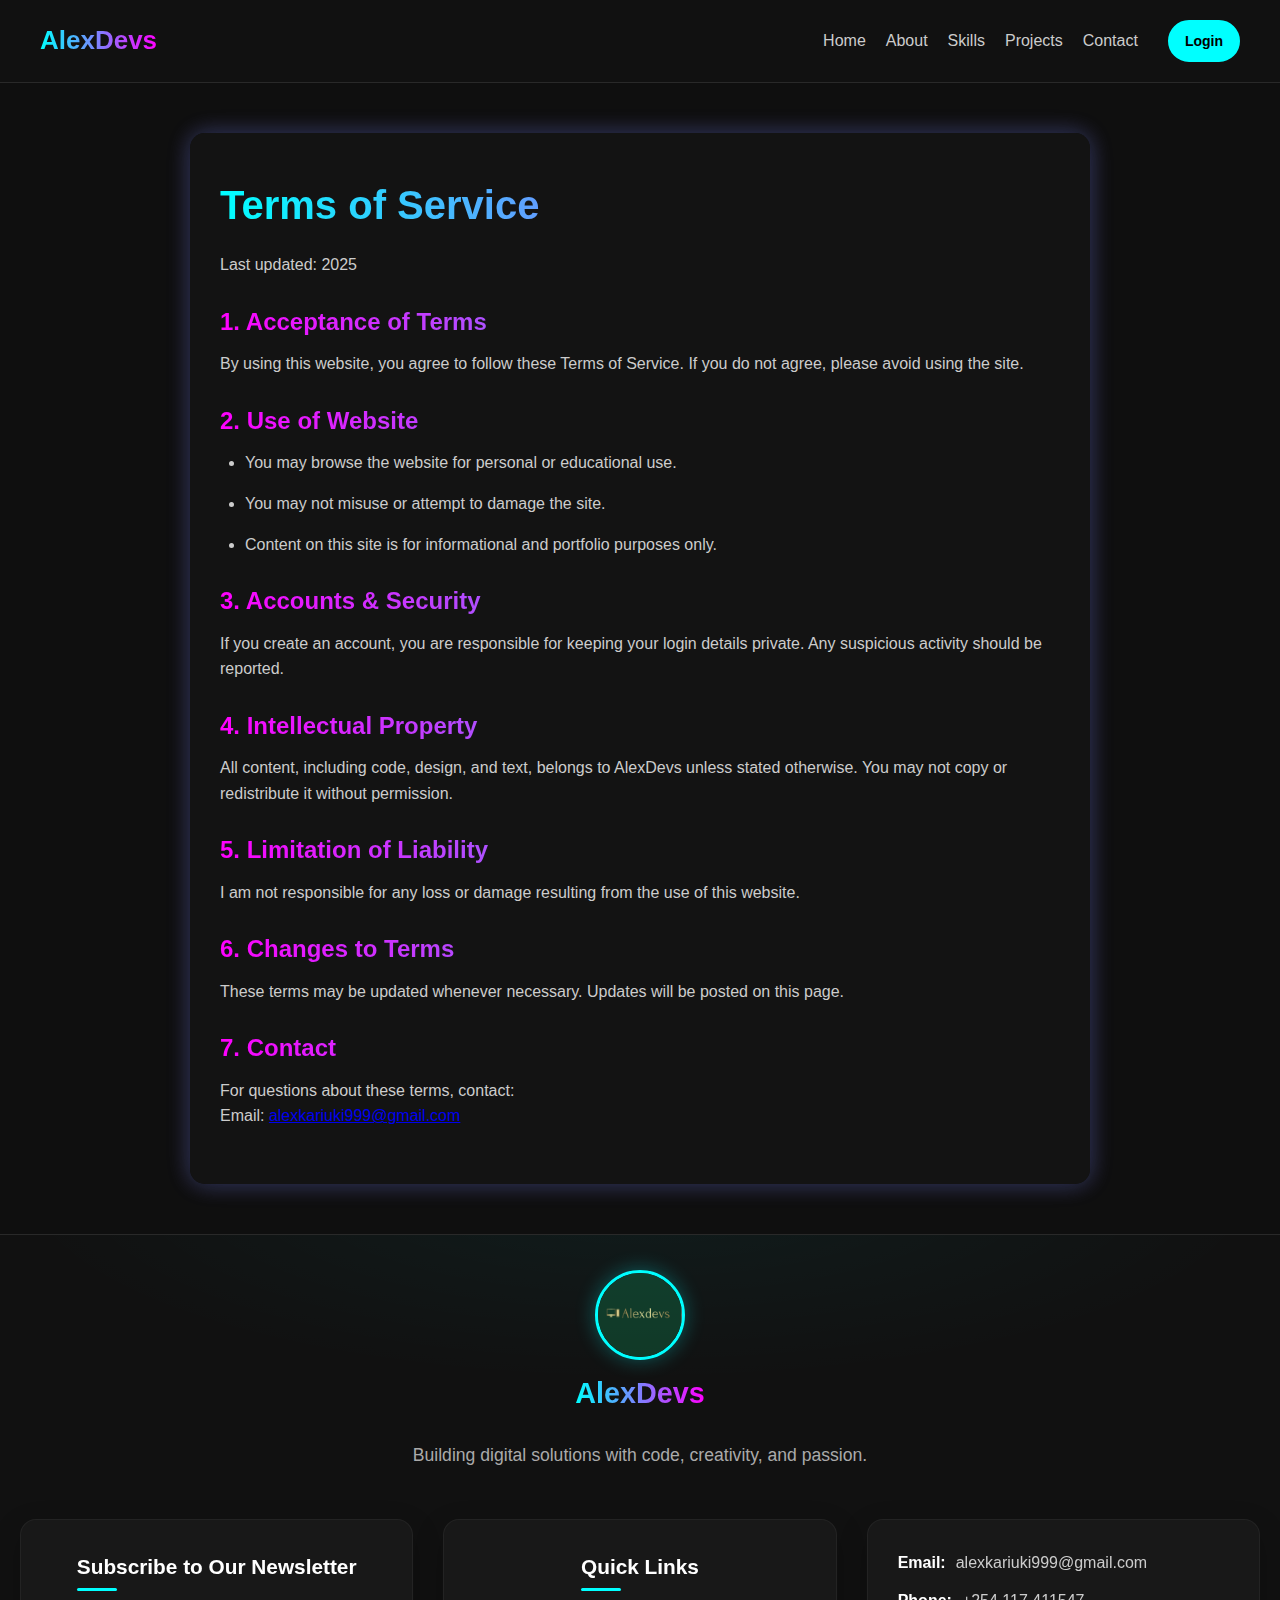
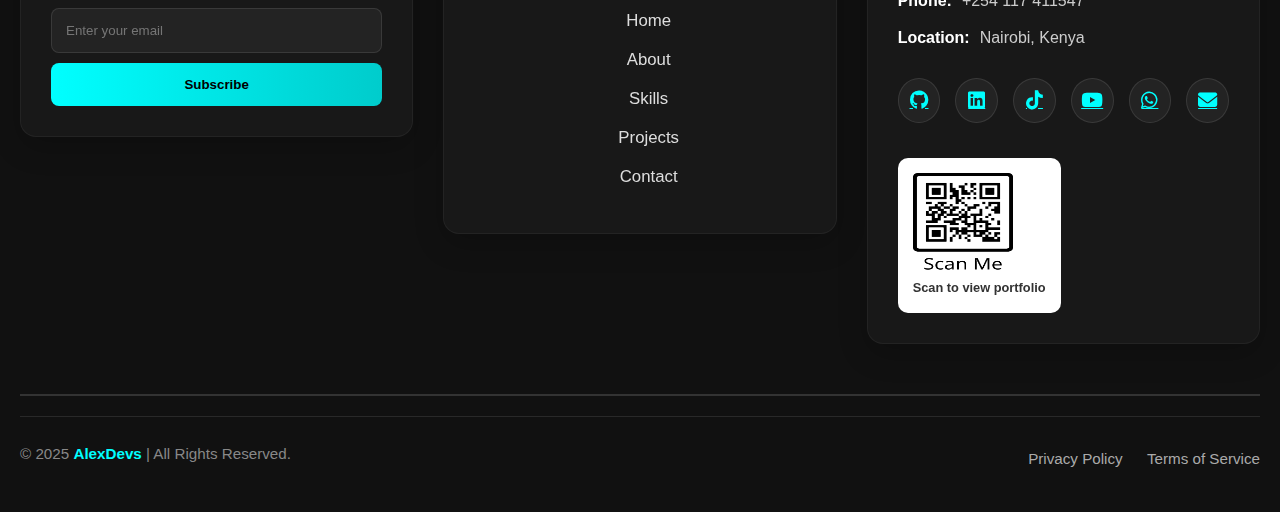
<file: terms.html>
<!DOCTYPE html>
<html lang="en">
<head>
  <meta charset="UTF-8">
  <meta name="viewport" content="width=device-width, initial-scale=1.0">
  <title>Terms of Service | AlexDevs</title>
  <meta name="description" content="Terms of Service for AlexDevs portfolio website. Read about the rules and regulations for using this site.">
  <meta name="keywords" content="Terms of Service, website rules, legal, AlexDevs terms, usage policy">
  <meta name="robots" content="noindex, follow">
  <link rel="stylesheet" href="style.css">
  <link rel="stylesheet" href="Privacy and terms.css">
  <link rel="stylesheet" href="https://cdnjs.cloudflare.com/ajax/libs/font-awesome/6.5.0/css/all.min.css">
</head>
<body>

<header>
  <h1 class="logo">AlexDevs</h1>
  <div class="mobile-menu-icon">
    <span></span>
    <span></span>
    <span></span>
  </div>
  <nav class="nav-links">
    <ul>
      <li><a href="index.html#hero">Home</a></li>
      <li><a href="index.html#about">About</a></li>
      <li><a href="index.html#skills">Skills</a></li>
      <li><a href="index.html#projects">Projects</a></li>
      <li><a href="index.html#contact">Contact</a></li>
    </ul>
    <div class="header-buttons">
      <a href="login.html" class="btn login-btn">Login</a>
    </div>
  </nav>
</header>

<main class="policy-container">
  <h2>Terms of Service</h2>
  <p>Last updated: 2025</p>

  <h3>1. Acceptance of Terms</h3>
  <p>By using this website, you agree to follow these Terms of Service. If you do not agree, please avoid using the site.</p>

  <h3>2. Use of Website</h3>
  <ul>
    <li>You may browse the website for personal or educational use.</li>
    <li>You may not misuse or attempt to damage the site.</li>
    <li>Content on this site is for informational and portfolio purposes only.</li>
  </ul>

  <h3>3. Accounts & Security</h3>
  <p>If you create an account, you are responsible for keeping your login details private. Any suspicious activity should be reported.</p>

  <h3>4. Intellectual Property</h3>
  <p>All content, including code, design, and text, belongs to AlexDevs unless stated otherwise. You may not copy or redistribute it without permission.</p>

  <h3>5. Limitation of Liability</h3>
  <p>I am not responsible for any loss or damage resulting from the use of this website.</p>

  <h3>6. Changes to Terms</h3>
  <p>These terms may be updated whenever necessary. Updates will be posted on this page.</p>

  <h3>7. Contact</h3>
  <p>For questions about these terms, contact: <br>
  Email: <a href="mailto:alexkariuki999@gmail.com">alexkariuki999@gmail.com</a></p>
</main>

<footer>
  <div class="footer-container">
    <div class="footer-top">
      <div class="footer-logo">
        <img src="logo.png" alt="AlexDevs Logo">
        <h3>AlexDevs</h3>
      </div>
      <p>Building digital solutions with code, creativity, and passion.</p>
    </div>

    <div class="footer-middle">
      <div class="footer-newsletter glass-card">
        <h4>Subscribe to Our Newsletter</h4>
        <form id="newsletter-form">
          <input type="email" placeholder="Enter your email" required>
          <button type="submit">Subscribe</button>
        </form>
        <p id="newsletter-msg"></p>
      </div>

      <div class="footer-links glass-card">
        <h4>Quick Links</h4>
        <ul>
          <li><a href="index.html#hero">Home</a></li>
          <li><a href="index.html#about">About</a></li>
          <li><a href="index.html#skills">Skills</a></li>
          <li><a href="index.html#projects">Projects</a></li>
          <li><a href="index.html#contact">Contact</a></li>
        </ul>
      </div>

      <div class="footer-contact-qr glass-card">
        <div class="footer-contact">
          <p><strong>Email:</strong> <a href="mailto:alexkariuki999@gmail.com">alexkariuki999@gmail.com</a></p>
          <p><strong>Phone:</strong> <a href="tel:+254117411547">+254 117 411547</a></p>
          <p><strong>Location:</strong> Nairobi, Kenya</p>
        </div>

        <div class="footer-socials">
          <a href="https://github.com/alexdev-dot" target="_blank" rel="noopener noreferrer" aria-label="GitHub"><i class="fab fa-github"></i></a>
          <a href="https://www.linkedin.com/in/alex-kariuki-751a30345/" target="_blank" rel="noopener noreferrer" aria-label="LinkedIn"><i class="fab fa-linkedin"></i></a>
          <a href="https://www.tiktok.com/@alex.dev006" target="_blank" rel="noopener noreferrer" aria-label="TikTok"><i class="fab fa-tiktok"></i></a>
          <a href="https://www.youtube.com/@PrinceArrow-25" target="_blank" rel="noopener noreferrer" aria-label="YouTube"><i class="fab fa-youtube"></i></a>
          <a href="https://wa.me/0117411547" target="_blank" rel="noopener noreferrer" aria-label="WhatsApp"><i class="fab fa-whatsapp"></i></a>
          <a href="mailto:alexkariuki999@gmail.com" target="_blank" rel="noopener noreferrer" aria-label="Email"><i class="fas fa-envelope"></i></a>
        </div>

        <div class="footer-qr">
          <img src="portfolio-qr.png" alt="QR Code to Portfolio">
          <p>Scan to view portfolio</p>
        </div>
      </div>
    </div>

    <hr>

    <div class="footer-bottom">
      <p class="footer-copy">&copy; 2025 <span>AlexDevs</span> | All Rights Reserved.</p>
      <div class="footer-legal">
        <a href="privacy.html">Privacy Policy</a>
        <a href="terms.html">Terms of Service</a>
      </div>
    </div>

    <button id="backToTop" title="Back to top">&#8679;</button>
  </div>
</footer>

<script>
  // Mobile Menu
  const menuIcon = document.querySelector('.mobile-menu-icon');
  const navLinks = document.querySelector('.nav-links');

  if (menuIcon && navLinks) {
    menuIcon.addEventListener('click', () => {
      navLinks.classList.toggle('mobile');
      navLinks.classList.toggle('active');
    });
  }

  // Footer Functionality
  document.addEventListener("DOMContentLoaded", () => {
    // Scroll Reveal Animation for Footer
    const footerElements = document.querySelectorAll('.footer-top, .footer-middle, .footer-bottom');
    const revealObserver = new IntersectionObserver(entries => {
      entries.forEach(entry => {
        if(entry.isIntersecting){ entry.target.classList.add('visible'); }
      });
    }, { threshold: 0.2 });
    footerElements.forEach(el => revealObserver.observe(el));

    // Newsletter Form
    const form = document.getElementById('newsletter-form');
    if (form) {
      form.addEventListener('submit', function(e){
        e.preventDefault();
        const email = this.querySelector('input').value;
        const msg = document.getElementById('newsletter-msg');
        if(msg) msg.textContent = `Thank you for subscribing, ${email}!`;
        this.reset();
      });
    }

    // Back to Top Button
    const backToTop = document.getElementById('backToTop');
    if (backToTop) {
      window.addEventListener('scroll', () => {
        backToTop.style.display = window.scrollY > 300 ? 'block' : 'none';
      });
      backToTop.addEventListener('click', () => {
        window.scrollTo({ top: 0, behavior: 'smooth' });
      });
    }
  });
</script>

</body>
</html>
</file>
<file: style.css>
:root {
  /* Default Dark Tweaked for Variables */
  --bg-color: #0f172a; /* Professional Dark Slate */
  --text-color: #fff;
  --text-muted: #cbd5e1; /* Lighter slate for better contrast */
  --text-dark: #eee;
  --glass-bg: rgba(15, 23, 42, 0.8);
  --glass-border: rgba(255, 255, 255, 0.1);
  --accent-cyan: #00ffff;
  --accent-magenta: #ff00ff;
  
  /* Uniform Backgrounds for Professional Look */
  --skills-bg: #0f172a;
  --mission-bg: #0f172a;
  --pricing-bg: #0f172a;
  --contact-bg: #0f172a;
  --footer-bg: linear-gradient(180deg, #020617 0%, #000000 100%); /* Distinct Darker Footer */
  --card-bg: rgba(255, 255, 255, 0.03);
  --card-shadow: rgba(0,0,0,0.3);
  --card-hover-bg: rgba(255, 255, 255, 0.06);

  --nav-link-color: #fff;
}



* {
  margin: 0;
  padding: 0;
  box-sizing: border-box;
}

img {
  max-width: 100%;
  height: auto;
  display: block;
}

html {
  scroll-behavior: smooth;
}

body {
  font-family: "Poppins", sans-serif;
  background-color: var(--bg-color);
  color: var(--text-color);
  scroll-behavior: smooth;
  transition: background-color 0.3s ease, color 0.3s ease;
}

    /* ===============================
        Header styles
      ================================ */
    header {
  display: flex;
  justify-content: space-between;
  align-items: center;
  padding: 15px 50px;
  position: fixed;
  width: 100%;
  top: 0;
  background: var(--glass-bg);
  backdrop-filter: blur(10px);
  border-bottom: 1px solid var(--glass-border);
  z-index: 1000;
  animation: fadeDown 1s ease;
}

    /* LOGO */
.logo img {
  width: 70px; /* adjust size */
  height: auto;
  animation: glow 3s linear infinite; /* optional: keep glow effect */
  cursor: pointer;
  border-radius: 50px;
  transition: transform 0.3s ease;
}

.logo img:hover {
  transform: scale(1.05);
}

/* Example glow animation */
@keyframes glow {
  0% { filter: drop-shadow(0 0 5px #00ffff); }
  50% { filter: drop-shadow(0 0 20px #ff00ff); }
  100% { filter: drop-shadow(0 0 5px #00ffff); }
}


    /* ===========================
   NAVIGATION  Desktop
=========================== */
.nav-links {
    display: flex;
    align-items: center;
    gap: 35px;
}

.nav-links ul {
  display: flex;
  list-style: none;
  gap: 30px;
  align-items: center;
}

.nav-links ul li a {
  text-decoration: none;
  color: var(--nav-link-color);
  font-weight: 500;
  position: relative;
  transition: color 0.3s, transform 0.3s;
}

/* Hover underline animation */
.nav-links ul li a::after {
  content: "";
  position: absolute;
  width: 0%;
  height: 2px;
  background: #00ffff;
  left: 0;
  bottom: -5px;
  transition: width 0.3s ease;
}

.nav-links ul li a:hover {
  color: #00ffff;
  transform: translateY(-2px);
}

.nav-links ul li a:hover::after {
  width: 100%;
}

/* Active tab */
.nav-links ul li a.active {
  color: #00ffff;
}

/* ===========================
   AUTH BUTTONS
=========================== */
.header-buttons {
  display: flex;
  gap: 12px;
}

.header-buttons .btn {
  padding: 8px 20px;
  border-radius: 25px;
  text-decoration: none;
  font-weight: bold;
  transition: all 0.3s ease;
}

/* Login */
.login-btn {
  background: transparent;
  border: 2px solid #00ffff;
  color: #00ffff;
}

.login-btn:hover {
  background: #00ffff;
  color: #000;
}

/* Register */
.register-btn {
  background: #00ffff;
  color: #000;
}

.register-btn:hover {
  background: #fff;
  color: #00ffff;
  box-shadow: 0 0 10px #00ffff70;
}



/* ===========================
   HAMBURGER ICON (Mobile menu)
=========================== */
.mobile-menu-icon {
  display: none;
  flex-direction: column;
  gap: 5px;
  cursor: pointer;
}

.mobile-menu-icon span {
  width: 28px;
  height: 3px;
  background: #00ffff;
  transition: 0.4s;
}

/* Turn burger into X */
.mobile-menu-icon.active span:nth-child(1) {
  transform: rotate(45deg) translate(5px, 6px);
}

.mobile-menu-icon.active span:nth-child(2) {
  opacity: 0;
}

.mobile-menu-icon.active span:nth-child(3) {
  transform: rotate(-45deg) translate(5px, -6px);
}

/* ===========================
   MOBILE DROPDOWN
=========================== */
@media (max-width: 768px) {
  /* Show the burger menu */
  .mobile-menu-icon {
    display: flex;
  }

  /* Hide desktop nav */
  .nav-links {
    display: none;
    position: absolute;
    right: 20px;
    top: 70px;
    background: rgba(0, 0, 0, 0.5);
    backdrop-filter: blur(10px);
    -webkit-backdrop-filter: blur(10px);
    padding: 25px;
    border-radius: 12px;
    width: 230px;
    flex-direction: column;
    gap: 20px;
    overflow: hidden;
    animation: fadeDown 0.3s ease;
  }

  .nav-links ul {
    flex-direction: column;
    gap: 15px;
  }

  .header-buttons {
    flex-direction: column;
    width: 100%;
    gap: 12px;
    margin-top: 10px;
  }

  .btn {
    width: 100%;
    text-align: center;
  }

  /* Active mobile menu */
  .nav-links.active {
    display: flex;
  }
}

@keyframes fadeDown {
  from {
    opacity: 0;
    transform: translateY(-10px);
  }
  to {
    opacity: 1;
    transform: translateY(0);
  }
}


/*==============================
/*==============================
    HERO SECTION STYLES (Professional & Animated)
    =============================== */   
.hero-section {
  background-image: linear-gradient(rgba(0, 0, 0, 0.7), rgba(0, 0, 0, 0.7)), url('hero.jpg');
  background-size: cover;
  background-position: center;
  min-height: 100vh;
  position: relative;
  overflow: hidden;
  display: flex;
  align-items: center;
  justify-content: center;
  color: #fff;
  padding: 0 5%;
}

/* Dynamic Background Gradient Animation */
.hero-section::before {
  content: "";
  position: absolute;
  top: -50%; left: -50%;
  width: 200%; height: 200%;
  background: radial-gradient(circle at center, rgba(0, 255, 255, 0.1), transparent 40%),
              radial-gradient(circle at 80% 20%, rgba(255, 0, 255, 0.1), transparent 30%);
  animation: bgPulse 15s infinite alternate;
  z-index: 0;
  pointer-events: none;
}

@keyframes bgPulse {
  0% { transform: scale(1); opacity: 0.5; }
  100% { transform: scale(1.2); opacity: 0.8; }
}

/* Particle/Shape Animations */
.hero-shapes {
  position: absolute;
  top: 0; left: 0;
  width: 100%; height: 100%;
  z-index: 0;
  pointer-events: none;
}

.shape {
  position: absolute;
  background: rgba(255, 255, 255, 0.05);
  border-radius: 50%;
  animation: floatUp 10s linear infinite;
}

.shape1 { width: 100px; height: 100px; left: 10%; bottom: -100px; animation-duration: 12s; }
.shape2 { width: 60px; height: 60px; left: 30%; bottom: -60px; animation-duration: 8s; animation-delay: 2s; }
.shape3 { width: 150px; height: 150px; left: 70%; bottom: -150px; animation-duration: 15s; animation-delay: 1s; }
.shape4 { width: 40px; height: 40px; left: 90%; bottom: -40px; animation-duration: 6s; animation-delay: 3s; }

@keyframes floatUp {
  0% { transform: translateY(0) rotate(0deg); opacity: 0; }
  20% { opacity: 1; }
  80% { opacity: 1; }
  100% { transform: translateY(-120vh) rotate(360deg); opacity: 0; }
}

/* Hero Content Wrapper */
.hero-content {
  position: relative;
  z-index: 2;
  display: flex;
  justify-content: center; /* Centered visually */
  align-items: center;
  width: 100%;
  max-width: 1200px;
  animation: fadeInHero 1.5s ease-out forwards;
}

@keyframes fadeInHero {
  from { opacity: 0; transform: translateY(30px); }
  to { opacity: 1; transform: translateY(0); }
}

/* Hero Text Box */
.hero-text {
  max-width: 800px;
  text-align: center; /* Center align for a stronger focal point */
  padding: 40px;
  background: rgba(255, 255, 255, 0.03); /* Subtle glass */
  backdrop-filter: blur(10px);
  border: 1px solid rgba(255, 255, 255, 0.05);
  border-radius: 20px;
  box-shadow: 0 20px 50px rgba(0, 0, 0, 0.5);
  position: relative;
}

/* Name Title */
.hero-name {
  font-size: 3.5rem; /* Larger impact */
  font-weight: 700;
  margin-bottom: 20px;
  letter-spacing: -2px;
  line-height: 1.1;
}

.hero-name span {
  background: linear-gradient(90deg, #00ffff, #ff00ff);
  -webkit-background-clip: text;
  background-clip: text;
  -webkit-text-fill-color: transparent;
  display: inline-block;
}

/* Animated Roles (Typing Effect Space) */
.animated-text {
  font-size: 1.8rem;
  font-weight: 600;
  color: #e0e0e0;
  margin-bottom: 25px;
  min-height: 40px;
  display: flex;
  justify-content: center;
  align-items: center;
  gap: 10px;
}

.static-text { color: #aaa; }
.dynamic-text { 
  color: #00ffff; 
  position: relative;
}

.dynamic-text::after {
  content: "|";
  position: absolute;
  right: -10px;
  color: #fff;
  animation: blink 0.8s infinite;
}

@keyframes blink {
  0%, 100% { opacity: 1; }
  50% { opacity: 0; }
}

/* Description */
.hero-description {
  font-size: 1.1rem;
  color: #ccc;
  line-height: 1.6;
  margin-bottom: 40px;
  max-width: 600px;
  margin-left: auto;
  margin-right: auto;
}

/* Buttons Container */
.hero-buttons {
  margin-bottom: 30px;
  display: flex;
  justify-content: center;
  gap: 20px;
}

.hero-description {
  font-size: 1.1rem;
  margin-bottom: 25px;
  opacity: 0.9;
}

.hero-buttons {
  display: flex;
  gap: 15px;
  margin-bottom: 20px;
  flex-wrap: wrap;
}

.btn {
  padding: 12px 28px;
  border-radius: 30px;
  text-decoration: none;
  font-weight: bold;
  font-size: 1rem;
  transition: all 0.3s ease;
  text-align: center;

}

.primary-btn {
  background: #00ffff;
  color: #000;
}

.primary-btn:hover {
  background: #fff;
  box-shadow: 0 0 15px #00ffff;
  transform: translateY(-3px);
}

.secondary-btn {
  background: transparent;
  color: #00ffff;
  border: 2px solid #00ffff;
}

.secondary-btn:hover {
  background: #00ffff;
  color: #000;
}

.footer-socials {
  display: flex;
  gap: 15px;
  margin-bottom: 15px;
}

.footer-socials a {
  color: #00ffff;
  font-size: 1.3rem;
  transition: all 0.3s ease;
}

.footer-socials a:hover {
  color: #ff00ff;
  transform: scale(1.2);
}

.tagline {
  margin-top: 2px;
  font-style: italic;
  opacity: 0.8;
}

/* Profile image glow + animation */
.hero-image .profile-img {
  width: 230px;
  height: 230px;
  border-radius: 50%;
  object-fit: cover;
  border: 3px solid #00ffff;
  box-shadow: 0 0 25px #00ffff;
  animation: glowPulse 3s infinite ease-in-out;
}

/* Keyframe Animations */
@keyframes fadeIn {
  from {
    opacity: 0;
    transform: translateY(40px);
  }
  to {
    opacity: 1;
    transform: translateY(0);
  }
}

@keyframes glowPulse {
  0%, 100% {
    box-shadow: 0 0 15px #00ffff;
  }
  50% {
    box-shadow: 0 0 35px #00ffff;
  }
}

@keyframes textGlow {
  0%, 100% {
    text-shadow: 0 0 10px #00ffff;
  }
  50% {
    text-shadow: 0 0 25px #00ffff;
  }
}

/* Responsive adjustments */
@media (max-width: 768px) {
  .hero-content { flex-direction: column-reverse; text-align: center; gap: 30px; }
  .hero-text { max-width: 100%; padding: 20px; }
  .hero-buttons { flex-direction: column; align-items: center; gap: 15px;
  }
  .hero-image .profile-img { width: 180px; height: 180px; }
}







/* End Detailed About Page Styles */

/* =========================================
   ABOUT SECTION (Home Page)
   ========================================= */
.about-section {
  padding: 100px 10%;
  position: relative;
  background-color: var(--bg-color);
  overflow: hidden;
}

.about-section .about-container {
  display: flex;
  align-items: center;
  justify-content: center;
  gap: 60px;
  max-width: 1200px;
  margin: 0 auto;
}

/* Image Side */
.about-image-wrapper {
  flex: 1;
  display: flex;
  justify-content: center;
  position: relative;
}

.image-box {
  position: relative;
  width: 350px;
  height: 400px;
  border-radius: 20px;
  background: var(--card-bg);
  border: 1px solid var(--glass-border);
  box-shadow: 0 20px 50px rgba(0, 0, 0, 0.5);
  transition: transform 0.3s ease;
}

.image-box img {
  width: 100%;
  height: 100%;
  object-fit: cover;
  border-radius: 20px;
  display: block;
}

.image-box:hover {
  transform: scale(1.02);
  border-color: rgba(0, 255, 255, 0.3);
}

/* Experience Badge */
.exp-badge {
  position: absolute;
  bottom: -25px;
  right: -25px;
  background: rgba(10, 10, 10, 0.9);
  padding: 15px 25px;
  border-radius: 15px;
  border: 1px solid #00ffff;
  text-align: center;
  box-shadow: 0 10px 30px rgba(0, 255, 255, 0.2);
  backdrop-filter: blur(10px);
  animation: floatBadge 3s ease-in-out infinite alternate;
}

.exp-badge .bad-num {
  display: block;
  font-size: 1.8rem;
  font-weight: 800;
  color: #00ffff;
  line-height: 1;
}

.exp-badge .bad-text {
  font-size: 0.85rem;
  color: #fff;
}

@keyframes floatBadge {
  from { transform: translateY(0); }
  to { transform: translateY(-10px); }
}

/* Content Side */
.about-content {
  flex: 1.2;
}

.about-content .sub-title {
  color: #00ffff;
  font-size: 1rem;
  letter-spacing: 2px;
  text-transform: uppercase;
  margin-bottom: 10px;
  font-weight: 600;
  display: inline-block;
}

.about-content h2 {
  font-size: 2.5rem;
  margin-bottom: 20px;
  line-height: 1.2;
  color: #fff;
}

.about-content h2 .highlight {
  color: #ff00ff;
  font-style: italic;
}

.about-content p.intro {
  font-size: 1.1rem;
  color: #eee;
  margin-bottom: 15px;
  font-weight: 500;
}

.about-content p.details {
  color: var(--text-muted);
  line-height: 1.7;
  margin-bottom: 30px;
  font-size: 1rem;
}

/* Actions */
.about-actions {
  display: flex;
  gap: 20px;
  margin-top: 10px;
}

.btn-outline {
  background: transparent;
  color: #00ffff;
  border: 2px solid #00ffff;
  padding: 12px 28px;
  border-radius: 30px;
  text-decoration: none;
  font-weight: bold;
  transition: all 0.3s;
}

.btn-outline:hover {
  background: #00ffff;
  color: #000;
  box-shadow: 0 0 15px #00ffff;
}

.btn-primary {
  background: #00ffff;
  color: #000;
  padding: 12px 28px;
  border-radius: 30px;
  text-decoration: none;
  font-weight: bold;
  border: 2px solid #00ffff;
  transition: all 0.3s;
}

.btn-primary:hover {
  background: transparent;
  color: #00ffff;
  box-shadow: 0 0 15px #00ffff;
}

/* Stats */
.about-stats {
  display: flex;
  gap: 40px;
  margin-bottom: 30px;
  border-bottom: 1px solid rgba(255,255,255,0.1);
  padding-bottom: 20px;
}

.stat-item h3 {
  font-size: 1.8rem;
  color: #00ffff;
  margin-bottom: 5px;
}

.stat-item p {
  font-size: 0.9rem;
  color: #ccc;
}


/* =========================================
   DETAILED ABOUT PAGE (about.html)
   ========================================= */

/* Override container for detailed page block layout */
.about-section.detailed .about-container {
  display: block;
  max-width: 1100px;
}

/* Header */
.about-header {
  text-align: center;
  max-width: 800px;
  margin: 0 auto 60px;
}

.about-header h2 {
  font-size: 3rem;
  margin-bottom: 20px;
}

.about-header .highlight {
  background: linear-gradient(90deg, #00ffff, #ff00ff);
  -webkit-background-clip: text;
  background-clip: text;
  -webkit-text-fill-color: transparent;
}

.about-header .intro-text {
  font-size: 1.2rem;
  color: var(--text-muted);
  line-height: 1.8;
}

/* Grid Layout */
.about-grid {
  display: grid;
  grid-template-columns: 1.3fr 0.7fr;
  gap: 40px;
  margin-bottom: 80px;
}

.about-bio, .about-timeline {
  padding: 40px;
  height: 100%;
}

.about-bio h3, .about-timeline h3 {
  font-size: 1.6rem;
  margin-bottom: 25px;
  color: #fff;
  display: flex;
  align-items: center;
  gap: 12px;
  border-bottom: 1px solid rgba(255,255,255,0.1);
  padding-bottom: 15px;
}

.about-bio h3 i, .about-timeline h3 i {
  color: #00ffff;
}

.about-bio p {
  color: #ccc;
  line-height: 1.7;
  margin-bottom: 20px;
  font-size: 1.05rem;
}

.about-bio strong {
  color: #fff;
  font-weight: 600;
}

/* Soft Skills */
.soft-skills {
  display: flex;
  flex-wrap: wrap;
  gap: 15px;
  margin-top: 20px;
}

.soft-skills span {
  background: rgba(0, 255, 255, 0.08);
  border: 1px solid rgba(0, 255, 255, 0.2);
  color: #00ffff;
  padding: 8px 18px;
  border-radius: 50px;
  font-size: 0.9rem;
  display: flex;
  align-items: center;
  gap: 8px;
  transition: all 0.3s;
}

.soft-skills span:hover {
  background: #00ffff;
  color: #000;
  transform: translateY(-3px);
}

/* Timeline */
.timeline-item {
  position: relative;
  padding-left: 30px;
  margin-bottom: 35px;
  border-left: 2px solid rgba(255,255,255,0.1);
}

.timeline-item:last-child {
  margin-bottom: 0;
}

.time-dot {
  position: absolute;
  left: -6px;
  top: 0;
  width: 10px;
  height: 10px;
  background: #00ffff;
  border-radius: 50%;
  box-shadow: 0 0 10px #00ffff;
}

.timeline-item .date {
  font-size: 0.85rem;
  font-weight: bold;
  color: #00ffff;
  display: block;
  margin-bottom: 5px;
}

.timeline-item h4 {
  font-size: 1.1rem;
  color: #fff;
  margin-bottom: 5px;
}

.timeline-item p {
  font-size: 0.95rem;
  color: #ddd;
}

.timeline-item small {
  color: #888;
  font-size: 0.85rem;
  display: block;
  margin-top: 4px;
}

/* Tech Stack Section */
.tech-stack-section {
  text-align: center;
  margin-bottom: 80px;
}

.tech-stack-section h3 {
  font-size: 2rem;
  margin-bottom: 40px;
  color: #fff;
}

.tech-grid {
  display: grid;
  grid-template-columns: repeat(auto-fit, minmax(220px, 1fr));
  gap: 25px;
}

.tech-box {
  background: var(--card-bg);
  border: 1px solid var(--glass-border);
  padding: 30px 20px;
  border-radius: 16px;
  text-align: center;
  transition: all 0.4s ease;
}

.tech-box:hover {
  transform: translateY(-10px);
  background: var(--card-hover-bg);
  border-color: #00ffff;
  box-shadow: 0 10px 30px rgba(0, 255, 255, 0.15);
}

.tech-box i {
  font-size: 2.5rem;
  margin-bottom: 15px;
  background: linear-gradient(135deg, #00ffff, #ff00ff);
  -webkit-background-clip: text;
  background-clip: text;
  -webkit-text-fill-color: transparent;
}

.tech-box h4 {
  color: #fff;
  font-size: 1.2rem;
  margin-bottom: 10px;
}

.tech-box p {
  font-size: 0.9rem;
  color: var(--text-muted);
}

/* Final CTA */
.about-final-cta {
  background: linear-gradient(135deg, rgba(0,0,0,0.8), rgba(0,0,0,0.6));
  padding: 60px;
  border-radius: 20px;
  text-align: center;
  border: 1px solid var(--glass-border);
  box-shadow: 0 0 40px rgba(0,0,0,0.5);
}

.about-final-cta p {
  font-size: 1.5rem;
  color: #fff;
  margin-bottom: 25px;
}

/* SKILLS SECTION */
/* =========================
   SKILLS SECTION (Professional Grid)
   ========================= */
/* =========================
   SKILLS SECTION (Progress Bars)
   ========================= */
#skills {
  background: var(--skills-bg);
  padding: 100px 10%;
  color: var(--text-color);
  text-align: center;
  position: relative;
  overflow: hidden;
  transition: background 0.3s ease;
}

#skills::before {
  content: "";
  position: absolute;
  top: 0; left: 0;
  width: 100%; height: 100%;
  background: radial-gradient(circle at 50% 50%, rgba(0, 255, 255, 0.05), transparent 60%);
  pointer-events: none;
}

#skills h2 {
  font-size: 2.5rem;
  margin-bottom: 20px;
  background: linear-gradient(90deg, #00ffff, #ff00ff);
  -webkit-background-clip: text;
  background-clip: text;
  -webkit-text-fill-color: transparent;
}

#skills p {
  font-size: 1.1rem;
  margin-bottom: 50px;
  color: #ccc;
  max-width: 700px;
  margin: 0 auto 50px;
}

/* Progress-style Container */
.skills-container {
  display: flex;
  flex-direction: column;
  gap: 30px;
  max-width: 800px; /* Wider for bars */
  margin: 0 auto;
}

.skill-bar {
  text-align: left;
  position: relative;
  opacity: 0; /* JS handles reveal */
  transform: translateY(20px);
  transition: opacity 0.6s ease, transform 0.6s ease;
}

.skill-bar.visible {
  opacity: 1;
  transform: translateY(0);
}

.skill-info {
  display: flex;
  justify-content: space-between;
  margin-bottom: 10px;
  font-weight: 600;
  font-size: 1rem;
}

.skill-name {
  color: #fff;
  display: flex;
  align-items: center;
  gap: 10px;
}

.skill-name i {
  color: #00ffff;
  font-size: 1.2rem;
}

.skill-percent {
  color: #00ffff;
  font-family: monospace;
}

/* The Bar Track */
.progress-track {
  width: 100%;
  height: 12px;
  background: rgba(255, 255, 255, 0.08);
  border-radius: 20px;
  overflow: hidden;
  position: relative;
  box-shadow: inset 0 0 5px rgba(0,0,0,0.5);
}

/* The Filled Bar */
.progress-fill {
  height: 100%;
  width: 0; /* JS animates this */
  border-radius: 20px;
  background: linear-gradient(90deg, #00ffff, #ff00ff);
  position: relative;
  box-shadow: 0 0 10px rgba(0, 255, 255, 0.5);
  transition: width 1.5s cubic-bezier(0.25, 1, 0.5, 1);
}

/* Shimmer Effect on Bar */
.progress-fill::after {
  content: "";
  position: absolute;
  top: 0; left: 0; bottom: 0; right: 0;
  background: linear-gradient(90deg, transparent, rgba(255,255,255,0.4), transparent);
  transform: translateX(-100%);
  animation: shimmer 2s infinite;
}

@keyframes shimmer {
  100% { transform: translateX(100%); }
}

/* Responsive */
@media (max-width: 768px) {
  .skills-container {
    padding: 0 20px;
  }
}


/* =========================
   PROJECTS SECTION (Professional Gallery)
   ========================= */
#projects {
  padding: 100px 5%;
  background: linear-gradient(rgba(0,0,0,0.8), rgba(0,0,0,0.8)), url('project.jpg') no-repeat center center/cover;
  position: relative;
  text-align: center;
  color: var(--text-color);
}

#projects::before {
  content: "";
  position: absolute;
  top: 0; left: 0;
  width: 100%; height: 100%;
  background: rgba(11, 12, 14, 0.9); /* Dark overlay to keep text readable */
  z-index: 0;
}

#projects > * {
  position: relative;
  z-index: 1;
}

#projects h2 {
  font-size: 2.5rem;
  margin-bottom: 15px;
  background: linear-gradient(90deg, #ff00ff, #00ffff);
  -webkit-background-clip: text;
  background-clip: text;
  -webkit-text-fill-color: transparent;
}

#projects > p {
  color: #aaa;
  font-size: 1.1rem;
  margin-bottom: 50px;
}

/* Projects Grid */
.projects-grid {
  display: grid;
  grid-template-columns: repeat(auto-fit, minmax(320px, 1fr));
  gap: 30px;
  max-width: 1200px;
  margin: 0 auto;
}

.project-card {
  position: relative;
  border-radius: 16px;
  overflow: hidden;
  background: var(--card-bg);
  border: 1px solid var(--glass-border);
  transition: transform 0.4s ease, box-shadow 0.4s ease;
  height: 100%;
  display: flex;
  flex-direction: column;
}

.project-card:hover {
  transform: translateY(-10px);
  box-shadow: 0 20px 40px rgba(0,0,0,0.4);
  border-color: rgba(0, 255, 255, 0.3);
}

.project-image-box {
  position: relative;
  overflow: hidden;
  height: 220px;
}

.project-image-box img {
  width: 100%;
  height: 100%;
  object-fit: cover;
  transition: transform 0.5s ease;
}

.project-card:hover .project-image-box img {
  transform: scale(1.1);
}

/* Overlay on Hover */
.project-overlay {
  position: absolute;
  top: 0; left: 0;
  width: 100%; height: 100%;
  background: rgba(0, 0, 0, 0.7);
  display: flex;
  align-items: center;
  justify-content: center;
  opacity: 0;
  transition: opacity 0.3s ease;
}

.project-card:hover .project-overlay {
  opacity: 1;
}

.overlay-btn {
  padding: 10px 20px;
  background: #00ffff;
  color: #000;
  font-weight: bold;
  border-radius: 25px;
  text-decoration: none;
  transform: translateY(20px);
  transition: transform 0.3s ease 0.1s;
}

.project-card:hover .overlay-btn {
  transform: translateY(0);
}

/* Project Content */
.project-content {
  padding: 25px;
  text-align: left;
  flex: 1;
  display: flex;
  flex-direction: column;
}

.project-content h3 {
  font-size: 1.4rem;
  color: var(--text-color);
  margin-bottom: 10px;
}

.project-content p {
  color: var(--text-muted);
  font-size: 0.95rem;
  line-height: 1.6;
  margin-bottom: 20px;
  flex: 1;
}

.project-tech {
  display: flex;
  gap: 10px;
  flex-wrap: wrap;
  margin-top: auto;
}

.tech-tag {
  font-size: 0.8rem;
  color: #00ffff;
  background: rgba(0, 255, 255, 0.1);
  padding: 5px 10px;
  border-radius: 15px;
}


/* Responsive */
@media (max-width: 768px) {
  .projects-grid {
    grid-template-columns: 1fr;
  }
}



/* =========================
   PRICING SECTION (Professional Cards)
   ========================= */
.pricing-section {
  background: var(--pricing-bg);
  padding: 120px 10%;
  text-align: center;
  position: relative;
  overflow: hidden;
  transition: background 0.3s ease;
}


.pricing-section::before {
  content: "";
  position: absolute;
  top: 50%; left: 50%;
  transform: translate(-50%, -50%);
  width: 1000px; height: 1000px;
  background: radial-gradient(circle, rgba(255, 0, 255, 0.03), transparent 70%);
  z-index: 0;
  pointer-events: none;
}

.pricing-section h2 {
  font-size: 2.5rem;
  margin-bottom: 20px;
  background: linear-gradient(90deg, #ff00ff, #00ffff);
  -webkit-background-clip: text;
  background-clip: text;
  -webkit-text-fill-color: transparent;
  position: relative;
  z-index: 1;
}

.pricing-section > p {
  color: var(--text-muted);
  margin-bottom: 60px;
  font-size: 1.1rem;
  max-width: 700px;
  margin-left: auto;
  margin-right: auto;
  position: relative;
  z-index: 1;
}

/* CARDS CONTAINER */
.pricing-cards {
  display: flex;
  gap: 30px;
  justify-content: center;
  flex-wrap: wrap;
  position: relative;
  z-index: 1;
}

/* CARD STYLES */
.pricing-card {
  background: var(--card-bg);
  backdrop-filter: blur(10px);
  border: 1px solid var(--glass-border);
  border-radius: 20px;
  padding: 40px 30px;
  width: 320px;
  position: relative;
  opacity: 0;
  transform: translateY(30px);
  transition: all 0.4s ease;
  display: flex;
  flex-direction: column;
}

.pricing-card:hover {
  transform: translateY(-15px);
  background: var(--card-hover-bg);
  box-shadow: 0 15px 40px var(--card-shadow);
  border-color: rgba(0, 255, 255, 0.2);
}

.pricing-card h3 {
  font-size: 1.4rem;
  margin-bottom: 10px;
  color: var(--text-color);
}

.pricing-card .price {
  font-size: 1.5rem;
  font-weight: 700;
  margin-bottom: 25px;
  color: #00ffff;
  min-height: 60px;
  display: flex;
  align-items: center;
  justify-content: center;
}

.pricing-card .features-list {
  list-style: none;
  padding: 0;
  margin-bottom: 30px;
  text-align: left;
  flex-grow: 1;
}

.pricing-card .features-list li {
  margin: 12px 0;
  font-size: 0.95rem;
  color: var(--text-muted);
  display: flex;
  align-items: flex-start;
  gap: 10px;
}

.pricing-card .features-list li::before {
  content: "✔";
  color: #00ffff;
  font-weight: bold;
}

.pricing-card .btn {
  width: 100%;
  padding: 12px 0;
  border-radius: 30px;
  background: transparent;
  border: 2px solid #00ffff;
  color: #00ffff;
  font-weight: bold;
  transition: all 0.3s ease;
}

.pricing-card .btn:hover {
  background: #00ffff;
  color: #000;
  box-shadow: 0 0 20px rgba(0, 255, 255, 0.4);
}

/* POPULAR CARD VARIANT */
.pricing-card.popular {
  border-color: #ff00ff;
  background: linear-gradient(145deg, rgba(255, 0, 255, 0.05), rgba(0, 0, 0, 0.4));
  transform: scale(1.05);
  z-index: 2;
}

.pricing-card.popular:hover {
  transform: scale(1.05) translateY(-10px);
  box-shadow: 0 20px 50px rgba(255, 0, 255, 0.15);
}

.pricing-card.popular .badge {
  position: absolute;
  top: -15px;
  left: 50%;
  transform: translateX(-50%);
  background: linear-gradient(90deg, #ff00ff, #00ffff);
  color: #000;
  font-size: 0.85rem;
  padding: 6px 15px;
  border-radius: 50px;
  font-weight: 800;
  box-shadow: 0 5px 15px rgba(0,0,0,0.3);
}

.pricing-card.popular h3 {
  color: #ff00ff;
}

.pricing-card.popular .btn {
  background: #ff00ff;
  border-color: #ff00ff;
  color: #fff;
}

.pricing-card.popular .btn:hover {
  background: #fff;
  color: #ff00ff;
}

.note {
  margin-top: 50px;
  color: #888;
  font-size: 0.9rem;
  font-style: italic;
  position: relative;
  z-index: 1;
}

/* Responsive */
@media (max-width: 992px) {
  .pricing-card.popular {
    transform: scale(1);
  }
  .pricing-card.popular:hover {
    transform: translateY(-10px);
  }
}

@media (max-width: 768px) {
  .pricing-cards {
    flex-direction: column;
    align-items: center;
  }
  
  .pricing-card {
    width: 100%;
    max-width: 350px;
  }
}

/* Mission Section (unchanged parts kept the same) */
/* =========================
   MISSION SECTION (Professional Cards)
   ========================= */
.mission-section {
  padding: 120px 10%;
  background: var(--mission-bg);
  text-align: center;
  position: relative;
  transition: background 0.3s ease;
}

.mission-container h2 {
  font-size: 2.5rem;
  margin-bottom: 20px;
  background: linear-gradient(90deg, #00ffff, #ff00ff);
  -webkit-background-clip: text;
  background-clip: text;
  -webkit-text-fill-color: transparent;
}

.mission-container > p {
  max-width: 800px;
  margin: 0 auto 60px;
  color: var(--text-muted);
  font-size: 1.2rem;
  line-height: 1.8;
}

.mission-container p span {
  color: var(--text-color);
  font-weight: 500;
}

.mission-cards {
  display: flex;
  justify-content: center;
  gap: 30px;
  flex-wrap: wrap;
}

.mission-card {
  background: var(--card-bg);
  backdrop-filter: blur(10px);
  border: 1px solid var(--glass-border);
  padding: 40px 30px;
  border-radius: 20px;
  flex: 1;
  min-width: 280px;
  max-width: 350px;
  text-align: center;
  transition: transform 0.4s, box-shadow 0.4s;
  position: relative;
}

.mission-card:hover {
  transform: translateY(-10px);
  box-shadow: 0 15px 35px rgba(0, 255, 255, 0.1);
  border-color: rgba(0, 255, 255, 0.3);
}

.mission-card .icon {
  width: 70px; height: 70px;
  margin: 0 auto 20px;
  background: rgba(0, 255, 255, 0.1);
  border-radius: 50%;
  display: flex;
  align-items: center;
  justify-content: center;
  color: #00ffff;
  font-size: 1.8rem;
  transition: background 0.3s, color 0.3s;
}

.mission-card:hover .icon {
  background: #00ffff;
  color: #000;
}

.mission-card h3 {
  font-size: 1.3rem;
  color: var(--text-color);
  margin-bottom: 15px;
}

.mission-card p {
  font-size: 0.95rem;
  color: var(--text-muted);
  line-height: 1.6;
}

/* Animations */
.mission-card, .skill-card, .project-card {
  opacity: 0;
  transform: translateY(30px);
  transition: opacity 0.6s ease-out, transform 0.6s ease-out;
}

.visible {
  opacity: 1;
  transform: translateY(0);
}


/* Responsive */
@media (max-width: 768px) {
  .mission-section {
    padding: 60px 5%;
  }

  .mission-section h2 {
    font-size: 1.8rem;
  }
}
  
.mission-section p span {
  color: #00ffff;
  font-weight: bold;
}

/* =========================
       Testimonials Section
       ========================= */
    .testimonials-section {
      padding: 120px 10%;
      background: linear-gradient(135deg, #0f2027, #203a43, #2c5364);
      color: #fff;
      text-align: center;
      position: relative;
      overflow: hidden;
    }

    /* Subtle background pattern */
    .testimonials-section::before {
      content: "";
      position: absolute;
      top: 0; left: 0;
      width: 100%; height: 100%;
      background-image: 
        radial-gradient(circle at 15% 50%, rgba(0, 255, 255, 0.05) 0%, transparent 25%),
        radial-gradient(circle at 85% 30%, rgba(255, 0, 255, 0.05) 0%, transparent 25%);
      pointer-events: none;
    }

    .testimonials-section .section-title {
      font-size: 2.5rem;
      margin-bottom: 10px;
      background: linear-gradient(90deg, #00ffff, #ff00ff);
      -webkit-background-clip: text;
      background-clip: text;
      -webkit-text-fill-color: transparent;
      display: inline-block;
      position: relative;
    }

    .testimonials-section .section-subtitle {
      color: #bbb;
      margin-bottom: 60px;
      font-size: 1.1rem;
      max-width: 600px;
      margin-left: auto;
      margin-right: auto;
    }

    /* Grid Layout */
    .testimonials-grid {
      display: grid;
      grid-template-columns: repeat(auto-fit, minmax(320px, 1fr));
      gap: 30px;
      margin-bottom: 50px;
    }

    /* Card Style */
    .testimonial-card {
      background: var(--card-bg);
      backdrop-filter: blur(12px);
      border: 1px solid var(--glass-border);
      border-radius: 20px;
      padding: 35px 30px;
      text-align: left;
      position: relative;
      opacity: 0;
      transform: translateY(30px);
      transition: all 0.4s ease-out;
      box-shadow: 0 10px 30px rgba(0,0,0,0.3);
    }

    .testimonial-card.visible {
      opacity: 1;
      transform: translateY(0);
    }

    .testimonial-card:hover {
      transform: translateY(-8px);
      background: var(--card-hover-bg);
      border-color: rgba(0, 255, 255, 0.3);
      box-shadow: 0 15px 40px rgba(0, 255, 255, 0.15);
    }

    /* Quote Icon */
    .quote-icon {
      font-size: 1.8rem;
      color: rgba(0, 255, 255, 0.3);
      margin-bottom: 15px;
    }

    /* Testimonial Text */
    .testimonial-card p {
      font-size: 1rem;
      line-height: 1.7;
      color: var(--text-muted);
      margin-bottom: 25px;
      font-style: italic;
    }

    /* Client Info */
    .client-info {
      display: flex;
      align-items: center;
      gap: 15px;
      margin-bottom: 15px;
      border-top: 1px solid rgba(255,255,255,0.05);
      padding-top: 20px;
    }

    .client-info img {
      width: 55px;
      height: 55px;
      border-radius: 50%;
      object-fit: cover;
      border: 2px solid #00ffff;
      box-shadow: 0 0 10px rgba(0, 255, 255, 0.3);
    }

    .client-info h4 {
      color: var(--text-color);
      font-size: 1.1rem;
      margin-bottom: 3px;
    }

    .client-info span {
      font-size: 0.85rem;
      color: #00ffff;
      display: block;
    }

    /* Rating Stars */
    .rating {
      color: #ffb400;
      font-size: 0.9rem;
    }

    /* Call to Action */
    .testimonial-cta {
      margin-top: 50px;
      animation: fadeIn 1s ease 1s backwards;
    }

    /* Responsive */
    @media (max-width: 768px) {
      .testimonials-grid {
        grid-template-columns: 1fr;
      }
    }

/* Contact SAection */
/* =========================
   CONTACT SECTION (Professional Glass)
   ========================= */
.contact-section {
  padding: 120px 10%;
  background: var(--contact-bg);
  position: relative;
  overflow: hidden;
  transition: background 0.3s ease;
}

/* Background Effects */
.contact-section::before {
  content: "";
  position: absolute;
  top: -20%; right: -10%;
  width: 600px; height: 600px;
  background: radial-gradient(circle, rgba(0, 255, 255, 0.04), transparent 70%);
  pointer-events: none;
}

.contact-container {
  max-width: 1000px;
  margin: 0 auto;
  display: flex;
  flex-direction: column;
  align-items: center;
  gap: 60px;
}

.contact-header {
  text-align: center;
  max-width: 700px;
}

.contact-header h2 {
  font-size: 2.5rem;
  margin-bottom: 20px;
  background: linear-gradient(90deg, #00ffff, #ff00ff);
  -webkit-background-clip: text;
  background-clip: text;
  -webkit-text-fill-color: transparent;
}

.contact-header p {
  color: var(--text-muted);
  font-size: 1.1rem;
}

.contact-content-wrapper {
  display: flex;
  width: 100%;
  gap: 50px;
  align-items: flex-start;
}

/* Form Container */
.contact-form-container {
  flex: 1.5;
  background: var(--card-bg);
  backdrop-filter: blur(10px);
  border: 1px solid var(--glass-border);
  padding: 40px;
  border-radius: 20px;
  box-shadow: 0 20px 50px rgba(0, 0, 0, 0.3);
  opacity: 0;
  transform: translateX(-50px);
  transition: all 0.6s ease;
}

.contact-form-container.visible {
  opacity: 1;
  transform: translateX(0);
}

.contact-form {
  display: flex;
  flex-direction: column;
  gap: 20px;
}

.form-group {
  display: flex;
  flex-direction: column;
  gap: 8px;
}

.form-group label {
  color: var(--text-color);
  font-size: 0.95rem;
  font-weight: 500;
  margin-left: 5px;
}

.form-group input, 
.form-group textarea, 
.form-group select {
  background: rgba(0, 0, 0, 0.3); /* Keep dark for inputs or use var if desired */
  border: 1px solid var(--glass-border);
  padding: 14px 20px;
  border-radius: 12px;
  color: #fff; /* Keep text white inside dark inputs */
  font-size: 1rem;
  transition: all 0.3s ease;
  font-family: inherit;
}

.form-group input:focus, 
.form-group textarea:focus, 
.form-group select:focus {
  outline: none;
  border-color: #00ffff;
  box-shadow: 0 0 15px rgba(0, 255, 255, 0.1);
  background: rgba(0, 0, 0, 0.5);
}

.contact-form button {
  padding: 15px 30px;
  border-radius: 30px;
  border: none;
  background: linear-gradient(90deg, #00ffff, #00cccc);
  color: #000;
  font-weight: bold;
  font-size: 1.1rem;
  cursor: pointer;
  transition: all 0.3s ease;
  margin-top: 10px;
  box-shadow: 0 5px 20px rgba(0, 255, 255, 0.2);
}

.contact-form button:hover {
  transform: translateY(-3px);
  box-shadow: 0 10px 30px rgba(0, 255, 255, 0.4);
  background: #fff;
}

/* Info Side */
.contact-info-container {
  flex: 1;
  display: flex;
  flex-direction: column;
  gap: 30px;
  opacity: 0;
  transform: translateX(50px);
  transition: all 0.6s ease 0.2s;
}

.contact-info-container.visible {
  opacity: 1;
  transform: translateX(0);
}

.info-card {
  background: var(--card-bg);
  border: 1px solid var(--glass-border);
  padding: 30px;
  border-radius: 20px;
  display: flex;
  align-items: flex-start;
  gap: 20px;
  transition: transform 0.3s ease;
}

.info-card:hover {
  transform: translateY(-5px);
  border-color: rgba(0, 255, 255, 0.3);
}

.info-icon {
  width: 50px; height: 50px;
  background: rgba(0, 255, 255, 0.1);
  border-radius: 50%;
  display: flex;
  align-items: center;
  justify-content: center;
  color: #00ffff;
  font-size: 1.4rem;
  flex-shrink: 0;
}

.info-text h4 {
  color: var(--text-color);
  font-size: 1.1rem;
  margin-bottom: 5px;
}

.info-text p, .info-text li {
  color: var(--text-muted);
  font-size: 0.95rem;
  line-height: 1.6;
}

.info-text ul {
  list-style: none;
  margin-top: 10px;
}

.info-text ul li {
  margin-bottom: 5px;
}



.contact-form label {
  font-weight: 500;
  margin-bottom: 5px;
}

.contact-form input,
.contact-form textarea,
.contact-form select {
  padding: 12px 15px;
  border-radius: 10px;
  border: 1px solid #00ffff50;
  background: rgba(255,255,255,0.05);
  color: #fff;
  font-size: 1rem;
  transition: all 0.3s ease;
}

.contact-form input:focus,
.contact-form textarea:focus,
.contact-form select:focus {
  border-color: #00ffff;
  box-shadow: 0 0 10px #00ffff50;
  outline: none;
}

.contact-form button {
  padding: 12px 20px;
  border-radius: 25px;
  border: none;
  background: #00ffff;
  color: #000;
  font-weight: bold;
  cursor: pointer;
  transition: all 0.3s ease;
}

.contact-form button:hover {
  background: #fff;
  box-shadow: 0 0 15px #00ffff;
  transform: translateY(-3px);
}

/* Responsive */
@media (max-width: 768px) {
  .contact-container {
    padding: 30px 20px;
  }
}

.contact-content {
  display: flex;
  gap: 40px;
  justify-content: center;
  align-items: flex-start;
  flex-wrap: wrap;
}

/* Availability Card */
.contact-availability-card {
  flex: 1;
  min-width: 300px;
  display: flex;
  align-items: flex-start;
  background: rgba(0,0,0,0.5);
  border: 2px solid #00ffff;
  border-radius: 12px;
  padding: 20px;
  opacity: 0;
  transform: translateX(50px);
  transition: opacity 1s ease, transform 1s ease, box-shadow 0.3s ease;
}

.contact-availability-card.visible {
  opacity: 1;
  transform: translateX(0);
}

.contact-availability-card:hover {
  transform: translateY(-5px);
  box-shadow: 0 8px 20px rgba(0, 255, 255, 0.3);
}

.availability-icon {
  font-size: 2rem;
  color: #00ffff;
  margin-right: 15px;
}

.availability-info h4 {
  color: #00ffff;
  margin-bottom: 8px;
  font-size: 1.3rem;
}

.availability-info ul {
  list-style: none;
  padding: 0;
}

.availability-info ul li {
  margin-bottom: 6px;
  color: #ccc;
  font-size: 1rem;
}

/* Responsive */
@media (max-width: 768px) {
  .contact-content {
    flex-direction: column;
    align-items: center;
    gap: 20px;
  }

  .contact-form,
  .contact-availability-card {
    min-width: 100%;
  }
}

/* Base Footer */
/* =========================
   Professional Animated Footer
   ========================= */
footer {
  background: var(--footer-bg);
  color: var(--text-color);
  padding: 80px 10% 30px;
  font-family: 'Segoe UI', sans-serif;
  position: relative;
  overflow: hidden;
  border-top: 1px solid var(--glass-border);
  transition: background 0.3s ease;
}

/* Background Glow Effect */
footer::before {
  content: '';
  position: absolute;
  top: -50px; left: 50%;
  transform: translateX(-50%);
  width: 100%; height: 200px;
  background: radial-gradient(ellipse at top, rgba(0, 255, 255, 0.05), transparent 70%);
  pointer-events: none;
}

/* Glassy Cards for Footer Sections */
.glass-card {
  background: rgba(255, 255, 255, 0.03);
  backdrop-filter: blur(10px);
  padding: 30px;
  border-radius: 16px;
  border: 1px solid rgba(255, 255, 255, 0.05);
  box-shadow: 0 10px 30px rgba(0, 0, 0, 0.2);
  transition: transform 0.4s ease, box-shadow 0.4s ease, border-color 0.4s ease;
  height: 100%;
}

.glass-card:hover {
  transform: translateY(-8px);
  box-shadow: 0 20px 40px rgba(0, 0, 0, 0.4);
  border-color: rgba(0, 255, 255, 0.2);
}

/* Top Section: Logo & Tagline */
.footer-top {
  text-align: center;
  margin-bottom: 50px;
  animation: fadeInDown 1s ease;
}

.footer-logo {
  display: inline-flex;
  flex-direction: column;
  align-items: center;
  gap: 10px;
}

.footer-logo img {
  width: 90px; height: 90px;
  border-radius: 50%;
  border: 3px solid #00ffff;
  box-shadow: 0 0 20px rgba(0, 255, 255, 0.3);
  transition: transform 0.5s ease;
}

.footer-logo img:hover {
  transform: rotate(360deg);
}

.footer-logo h3 {
  font-size: 2.2rem;
  background: linear-gradient(90deg, #00ffff, #ff00ff);
  -webkit-background-clip: text;
  background-clip: text;
  -webkit-text-fill-color: transparent;
  margin: 0;
}

.footer-top p {
  color: #aaa;
  font-size: 1.1rem;
  max-width: 600px;
  margin: 15px auto 0;
  line-height: 1.6;
}

/* Middle Section: Links & Newsletter */
.footer-middle {
  display: flex;
  justify-content: space-between;
  flex-wrap: wrap;
  gap: 30px;
  margin-bottom: 50px;
}

.footer-middle > div {
  flex: 1;
  min-width: 280px;
}

/* Section Headings */
.footer-newsletter h4,
.footer-links h4,
.footer-contact-qr h4 { /* Assuming contact section might utilize h4 if added later or conceptually */
  color: #fff;
  margin-bottom: 25px;
  font-size: 1.3rem;
  position: relative;
  display: inline-block;
}

.footer-newsletter h4::after,
.footer-links h4::after {
  content: '';
  position: absolute;
  left: 0; bottom: -8px;
  width: 40px; height: 3px;
  background: #00ffff;
  border-radius: 2px;
}

/* Newsletter Form */
.footer-newsletter form {
  display: flex;
  gap: 10px;
  flex-direction: column;
}

.footer-newsletter input {
  padding: 14px;
  border-radius: 8px;
  border: 1px solid rgba(255, 255, 255, 0.1);
  background: rgba(255, 255, 255, 0.05);
  color: #fff;
  width: 100%;
  transition: all 0.3s ease;
}

.footer-newsletter input:focus {
  border-color: #00ffff;
  background: rgba(255, 255, 255, 0.1);
  outline: none;
}

.footer-newsletter button {
  padding: 14px;
  background: linear-gradient(90deg, #00ffff, #00cccc);
  color: #000;
  border: none;
  border-radius: 8px;
  font-weight: bold;
  cursor: pointer;
  transition: transform 0.3s ease, box-shadow 0.3s ease;
}

.footer-newsletter button:hover {
  transform: translateY(-2px);
  box-shadow: 0 5px 15px rgba(0, 255, 255, 0.3);
}

/* Quick Links */
.footer-links ul { list-style: none; padding: 0; }
.footer-links li { margin-bottom: 12px; }
.footer-links a {
  color: #ddd;
  text-decoration: none;
  font-size: 1.05rem;
  transition: all 0.3s ease;
  display: inline-flex;
  align-items: center;
}

.footer-links a::before {
  content: '\00BB'; /* Chevron */
  margin-right: 8px;
  color: #00ffff;
  opacity: 0;
  transform: translateX(-10px);
  transition: all 0.3s ease;
}

.footer-links a:hover {
  color: #00ffff;
  padding-left: 5px;
}

.footer-links a:hover::before {
  opacity: 1;
  transform: translateX(0);
}

/* Contact & Socials */
.footer-contact-qr {
  display: flex;
  flex-direction: column;
  justify-content: space-between;
}

.footer-contact p {
  margin-bottom: 12px;
  font-size: 1rem;
  color: #ccc;
  display: flex;
  align-items: center;
  gap: 10px;
}

.footer-contact strong { color: #fff; }

.footer-contact a {
  color: #ccc;
  text-decoration: none;
  transition: color 0.3s;
}

.footer-contact a:hover { color: #00ffff; }

.footer-socials {
  margin-top: 20px;
  display: flex;
  gap: 15px;
}

.footer-socials a {
  display: flex;
  align-items: center;
  justify-content: center;
  width: 45px; height: 45px;
  border-radius: 50%;
  background: rgba(255, 255, 255, 0.05);
  color: #fff;
  font-size: 1.2rem;
  transition: all 0.3s ease;
  border: 1px solid rgba(255, 255, 255, 0.1);
}

.footer-socials a:hover {
  background: #00ffff;
  color: #000;
  transform: translateY(-5px) rotate(360deg);
  box-shadow: 0 0 15px #00ffff;
}

/* QR Code */
.footer-qr {
  margin-top: 20px;
  text-align: center;
  padding: 15px;
  background: white;
  border-radius: 10px;
  width: fit-content;
  align-self: flex-start;
}

.footer-qr img { width: 100px; height: 100px; display: block; }
.footer-qr p { color: #333; font-size: 0.8rem; margin: 5px 0 0; font-weight: bold; }

/* Bottom Section */
.footer-bottom {
  border-top: 1px solid rgba(255, 255, 255, 0.1);
  padding-top: 25px;
  margin-top: 20px;
  display: flex;
  justify-content: space-between;
  align-items: center;
  flex-wrap: wrap;
  font-size: 0.95rem;
  color: #888;
}

.footer-bottom span { color: #00ffff; font-weight: bold; }

.footer-legal a {
  color: #aaa;
  margin-left: 20px;
  text-decoration: none;
  font-size: 0.95rem;
  transition: color 0.3s;
}

.footer-legal a:hover { color: #00ffff; }

/* Scroll to Top Button */
#backToTop {
  position: fixed;
  bottom: 30px; right: 30px;
  width: 50px; height: 50px;
  border-radius: 50%;
  background: linear-gradient(135deg, #00ffff, #0088ff);
  color: #000;
  border: none;
  font-size: 1.5rem;
  cursor: pointer;
  display: none; /* Controlled by JS */
  place-items: center;
  z-index: 1000;
  box-shadow: 0 5px 20px rgba(0, 255, 255, 0.4);
  transition: all 0.3s cubic-bezier(0.175, 0.885, 0.32, 1.275);
}

#backToTop:hover {
  transform: scale(1.1) translateY(-5px);
  box-shadow: 0 10px 30px rgba(0, 255, 255, 0.6);
}

/* Animations */
@keyframes fadeInDown {
  from { opacity: 0; transform: translateY(-20px); }
  to { opacity: 1; transform: translateY(0); }
}

/* Responsive */
@media(max-width: 992px) {
  .footer-middle { gap: 20px; }
  .footer-qr { align-self: center; }
}

@media(max-width: 768px) {
  .footer-middle { flex-direction: column; }
  .footer-bottom { flex-direction: column; gap: 15px; text-align: center; }
  .footer-legal a { margin: 0 10px; }
  .footer-top p { font-size: 1rem; }
}




/* ================================
   RESPONSIVE DESIGN
   ================================ */

/* Tablets and small laptops */
@media (max-width: 992px) {
  .hero-text h1 {
    font-size: 3rem;
  }

  .about-container {
    flex-direction: column;
    text-align: center;
  }

  .about-grid {
    grid-template-columns: 1fr;
    gap: 30px;
  }

  .about-bio, .about-timeline {
    padding: 20px 0;
  }

  .projects-grid {
    grid-template-columns: repeat(2, 1fr);
  }

  .pricing-cards {
    justify-content: center;
  }

  .contact-content-wrapper {
    flex-direction: column;
    align-items: center;
  }
  
  .contact-form-container, .contact-info-container {
    width: 100%;
    max-width: 700px;
  }
}


/* ================================
   MOBILE PHONES
   ================================ */
@media (max-width: 768px) {
  /* Header adjustments */
  header {
    flex-direction: row; /* Keep logo and burger side-by-side */
    justify-content: space-between;
    align-items: center;
    padding: 15px 20px;
  }

  nav ul {
    flex-direction: column;
    align-items: center;
    gap: 20px;
  }

  /* Hero adjustments */
  .hero-section {
    height: auto;
    padding: 120px 5% 60px; /* More top padding for fixed header */
  }

  .hero-content {
    flex-direction: column;
    text-align: center;
    gap: 30px;
  }

  .hero-text h1 {
    font-size: 2.2rem;
  }

  .hero-text h2 {
    font-size: 1.5rem;
  }

  .hero-buttons {
    flex-direction: column;
    gap: 15px;
    width: 100%;
  }

  .hero-buttons .btn {
    width: 100%;
    text-align: center;
  }

  /* About adjustments */
  .about-container {
    flex-direction: column;
    padding: 0;
  }

  .image-box {
    width: 100%;
    height: auto;
    margin: 0 auto 30px;
    max-width: 350px;
  }

  /* Skills adjustments */
  .skills-container {
    width: 100%;
    padding: 0 10px;
  }

  /* Projects adjustments */
  .projects-grid {
    grid-template-columns: 1fr;
    gap: 30px;
  }

  /* Pricing adjustments */
  .pricing-cards {
    flex-direction: column;
    align-items: center;
  }

  .pricing-card {
    width: 100%;
    max-width: 400px;
  }

  /* Contact adjustments */
  .contact-content-wrapper {
    flex-direction: column;
    gap: 40px;
  }

  .contact-form-container,
  .contact-info-container {
    width: 100%;
    transform: none !important; /* Reset animation transforms for simplicity if needed, or keep js handling */
  }

  .contact-form-container {
    padding: 25px;
  }
  
  /* Footer adjustments */
  footer {
    text-align: center;
    padding: 40px 5%;
  }

  .footer-middle {
    flex-direction: column;
    gap: 40px;
  }

  .footer-bottom {
    flex-direction: column;
    gap: 15px;
  }
}


/* ================================
   VERY SMALL DEVICES
   ================================ */
@media (max-width: 480px) {

  h1 {
    font-size: 1.4rem;
  }

  .hero-text h2 {
    font-size: 1.5rem;
  }

  .hero-buttons a {
    width: 100%;
    text-align: center;
  }

  .image-box {
    max-width: 100%;
  }
}
</file>
<file: forgot.css>
* {
  margin: 0;
  padding: 0;
  box-sizing: border-box;
}

html {
  scroll-behavior: smooth;
}

body {
  font-family: 'Segoe UI', sans-serif;
  height: 100vh;
  display: flex;
  justify-content: center;
  align-items: center;
  overflow: hidden;
}

.background {
  position: fixed;
  top: 0;
  left: 0;
  width: 100%;
  height: 100%;
  background-image: url('https://images2.alphacoders.com/133/thumb-1920-1330506.jpeg');
  background-size: cover;
  background-position: center;
  filter: brightness(0.7);
  z-index: -1;
  animation: zoomBg 20s ease-in-out infinite alternate;
}

.container {
  width: 100%;
  max-width: 400px;
  padding: 20px;
}

.glass-card {
  backdrop-filter: blur(15px);
  background: rgba(255, 255, 255, 0.1);
  border: 1px solid rgba(255, 255, 255, 0.3);
  padding: 30px;
  border-radius: 12px;
  color: white;
  display: flex;
  flex-direction: column;
  gap: 15px;
  text-align: center;
}

.glass-card h2 {
  font-size: 2rem;
  margin-bottom: 5px;
  background: linear-gradient(90deg, #00ffff, #ff00ff);
  -webkit-background-clip: text;
  background-clip: text;
  -webkit-text-fill-color: transparent;
}

.glass-card p {
  color: #ddd;
  font-size: 0.95rem;
  margin-bottom: 20px;
}

label {
  text-align: left;
  font-weight: 600;
  color: #fff;
  margin-bottom: -5px;
  display: block;
}

input {
  padding: 12px;
  border: none;
  border-radius: 6px;
  background: rgba(255, 255, 255, 0.2);
  color: white;
  width: 100%;
  outline: none;
  transition: background 0.3s;
}

input:focus {
  background: rgba(255, 255, 255, 0.3);
  box-shadow: 0 0 5px rgba(0, 255, 255, 0.5);
}

input::placeholder {
  color: rgba(255, 255, 255, 0.6);
}

button {
  width: 100%;
  background: linear-gradient(90deg, #00ffff, #0088ff);
  color: #000;
  padding: 12px;
  border: none;
  border-radius: 8px;
  font-size: 16px;
  font-weight: bold;
  cursor: pointer;
  transition: all 0.3s ease;
  margin-top: 10px;
}

button:hover {
  transform: translateY(-2px);
  box-shadow: 0 5px 15px rgba(0, 255, 255, 0.4);
}

.footer {
  margin-top: 10px;
  font-size: 14px;
}

.footer a {
  color: #00ffff;
  text-decoration: none;
  font-weight: 600;
}

.footer a:hover {
  text-decoration: underline;
  color: #fff;
}

/* Back arrow */
.back-arrow {
  position: absolute;
  top: 20px;
  left: 20px;
  font-size: 24px;
  color: #fff;
  background: rgba(0, 0, 0, 0.3);
  padding: 10px 12px;
  border-radius: 50%;
  text-decoration: none;
  transition: background 0.3s ease, transform 0.3s ease;
  z-index: 10;
}

.back-arrow:hover {
  background: rgba(0, 0, 0, 0.6);
  transform: scale(1.1);
}

/* Animations */
@keyframes fadeSlideUp {
  0% {
    opacity: 0;
    transform: translateY(30px);
  }
  100% {
    opacity: 1;
    transform: translateY(0);
  }
}

.glass-card {
  animation: fadeSlideUp 0.8s ease-out forwards;
}

@keyframes zoomBg {
  0% { transform: scale(1); }
  100% { transform: scale(1.05); }
}

@media (max-width: 480px) {
  .container {
    padding: 15px;
  }
  .glass-card {
    padding: 25px 20px;
  }
}
</file>
<file: login.css>
* {
  margin: 0;
  padding: 0;
  box-sizing: border-box;
}

html {
  scroll-behavior: smooth;
}

body {
  font-family: 'Segoe UI', sans-serif;
  height: 100vh;
  display: flex;
  justify-content: center;
  align-items: center;
  overflow: hidden;
}

.background {
  position: fixed;
  top: 0;
  left: 0;
  width: 100%;
  height: 100%;
background-image: url('https://images2.alphacoders.com/133/thumb-1920-1330506.jpeg');
  background-size: cover;
  background-position: center;
  filter: brightness(0.7);
  z-index: -1;
  animation: zoomBg 20s ease-in-out infinite alternate;
}

.container {
  width: 100%;
  max-width: 400px;

  padding: 20px;
}

@media (max-width: 480px) {
  .container {
    padding: 10px;
  }
  
  .glass-card {
    padding: 20px;
  }
}

.glass-card {
  backdrop-filter: blur(15px);
  background: rgba(255, 255, 255, 0.1);
  border: 1px solid rgba(255, 255, 255, 0.3);
  padding: 30px;
  border-radius: 12px;
  color: white;
  display: flex;
  flex-direction: column;
  gap: 15px;
}

input {
  padding: 12px;
  border: none;
  border-radius: 6px;
  background: rgba(255, 255, 255, 0.2);
  color: white;
}

input::placeholder {
  color: rgba(255, 255, 255, 0.6);
}

button {
  width: 100%;
  background-color: rgba(255, 255, 255, 0.2);
  color: white;
  padding: 12px;
  border: none;
  border-radius: 8px;
  font-size: 16px;
  font-weight: bold;
  cursor: pointer;
  transition: background 0.3s ease;
}

button:hover {
  background-color: rgba(255, 255, 255, 0.3);
}

.footer {
  margin-top: 10px;
  text-align: center;
  font-size: 14px;
}

.footer a {
  color: #fff;
  text-decoration: underline;
  font-weight: 500;
}

.footer a:hover {
  opacity: 0.8;
}

/* Back arrow */
      .back-arrow {
        position: absolute;
        top: 20px;
        left: 20px;
        font-size: 24px;
        color: #fff;
        background: rgba(0, 0, 0, 0.3);
        padding: 10px 12px;
        border-radius: 50%;
        text-decoration: none;
        transition: background 0.3s ease, transform 0.3s ease;
        z-index: 10;
      }

      .back-arrow:hover {
        background: rgba(0, 0, 0, 0.6);
        transform: scale(1.1);
      }

/* Animations */
@keyframes fadeSlideUp {
  0% {
    opacity: 0;
    transform: translateY(30px);
  }
  100% {
    opacity: 1;
    transform: translateY(0);
  }
}

.glass-card {
  animation: fadeSlideUp 1s ease-out forwards;
}

input,
button {
  opacity: 0;
  transform: translateY(20px);
  animation: fadeSlideUp 0.8s ease-out forwards;
}

input {
  animation-delay: 0.5s;
}

button {
  animation-delay: 0.8s;
}

.footer {
  opacity: 0;
  transform: translateY(10px);
  animation: fadeSlideUp 0.8s ease-out forwards;
  animation-delay: 1.2s;
}
@keyframes zoomBg {
  0% {
    transform: scale(1);
  }
  100% {
    transform: scale(1.05);
  }
}

/* Custom Google Button Wrapper */
.google-btn-wrapper {
  position: relative;
  width: 100%;
  height: 45px;
  margin-top: 10px;
}

.google-btn-custom {
  width: 100%;
  height: 100%;
  background: #db4437; /* Google Red */
  color: white;
  border: none;
  border-radius: 8px;
  font-size: 16px;
  font-weight: bold;
  cursor: pointer;
  display: flex;
  align-items: center;
  justify-content: center;
  gap: 10px;
  transition: transform 0.2s cubic-bezier(0.25, 0.46, 0.45, 0.94), background 0.3s ease, box-shadow 0.3s ease;
  animation-delay: 0.9s; /* consistent with other buttons */
  box-shadow: 0 4px 6px rgba(0,0,0,0.1);
}

.google-btn-custom:hover {
  background: #c1351d;
  transform: translateY(-2px);
  box-shadow: 0 7px 14px rgba(0,0,0,0.2);
}

.google-btn-custom:active {
  transform: translateY(1px);
  box-shadow: 0 2px 4px rgba(0,0,0,0.1);
}

/* Hide the real Google button visually but keep it clickable on top */
.google-btn-wrapper .g_id_signin {
  position: absolute;
  top: 0;
  left: 0;
  width: 100%;
  height: 100%;
  opacity: 0.01;
  z-index: 10;
  overflow: hidden;
}

/* Ensure the iframe inside matches size */
.google-btn-wrapper .g_id_signin iframe {
  width: 100% !important;
  height: 100% !important;
  transform: scale(1.5); /* Scale up to ensure coverage */
  transform-origin: center;
}
</file>
<file: Privacy and terms.css>
/*==============================
    RESET
==============================*/
* {
  margin: 0;
  padding: 0;
  box-sizing: border-box;
}

html {
  scroll-behavior: smooth;
}

body {
  font-family: Arial, sans-serif;
  background: #0f0f0f;
  color: #ccc;
  line-height: 1.6;
}

/*==============================
    HEADER
==============================*/
header {
  background: #111;
  padding: 20px 40px;
  display: flex;
  justify-content: space-between;
  align-items: center;
  position: relative;
}


header h1.logo {
  font-size: 26px;
  font-weight: bold;
  background: linear-gradient(90deg, #00ffff, #ff00ff);
  -webkit-background-clip: text;
  background-clip: text;
  -webkit-text-fill-color: transparent;
}

.nav-links {
  display: flex;
  gap: 20px;
}

.nav-links ul {
  display: flex;
  list-style: none;
  gap: 20px;
}

.nav-links ul li a {
  color: #ccc;
  text-decoration: none;
  font-weight: 500;
  transition: 0.3s;
}

.nav-links ul li a:hover {
  color: #00ffff;
}

.header-buttons .btn {
  padding: 8px 15px;
  border-radius: 25px;
  text-decoration: none;
  font-size: 14px;
  font-weight: bold;
  margin-left: 10px;
  transition: all 0.3s ease;
}

.login-btn {
  background: #00ffff;
  color: #000;
}

.login-btn:hover {
  background: #0ff;
  transform: translateY(-2px);
}

.register-btn {
  background: #ff00ff;
  color: #fff;
}

.register-btn:hover {
  background: #f0f;
  transform: translateY(-2px);
}

/* MOBILE MENU */
.mobile-menu-icon {
  display: none;
  flex-direction: column;
  cursor: pointer;
  gap: 5px;
}

.mobile-menu-icon span {
  width: 25px;
  height: 3px;
  background: #00ffff;
  display: block;
  border-radius: 3px;
}

/* Mobile nav (hidden by default) */
.nav-links.mobile {
  display: none;
  position: absolute;
  top: 70px;
  right: 20px;
  background: rgba(0, 0, 0, 0.6);
  backdrop-filter: blur(10px);
  border-radius: 12px;
  padding: 20px;
  flex-direction: column;
  gap: 15px;
  width: 220px;
  z-index: 100;
}

.nav-links.mobile.active {
  display: flex;
}

.nav-links.mobile ul {
  flex-direction: column;
  gap: 15px;
}

.nav-links.mobile .header-buttons {
  flex-direction: column;
}

/*==============================
    POLICY CONTAINER
==============================*/
.policy-container {
  max-width: 900px;
  background: rgba(20,20,20,0.95);
  margin: 50px auto;
  padding: 40px 30px;
  border-radius: 15px;
  box-shadow: 0 0 25px rgba(0,255,255,0.2), 0 0 25px rgba(255,0,255,0.2);
  color: #ccc;
}

.policy-container h2 {
  font-size: 2.5rem;
  margin-bottom: 15px;
  background: linear-gradient(90deg, #00ffff, #ff00ff);
  -webkit-background-clip: text;
  background-clip: text;
  -webkit-text-fill-color: transparent;
}

.policy-container h3 {
  font-size: 1.5rem;
  margin-top: 25px;
  margin-bottom: 10px;
  background: linear-gradient(90deg, #ff00ff, #00ffff);
  -webkit-background-clip: text;
  background-clip: text;
  -webkit-text-fill-color: transparent;
}

.policy-container p, 
.policy-container ul li {
  font-size: 16px;
  margin-bottom: 15px;
}

.policy-container ul {
  margin-left: 25px;
}

/*==============================
    FOOTER
==============================*/
footer {
  background: #111;
  padding: 35px 20px;
  color: #ccc;
  text-align: center;
  position: relative;
}

.footer-container h3 {
  font-size: 1.8rem;
  background: linear-gradient(90deg, #00ffff, #ff00ff);
  -webkit-background-clip: text;
  background-clip: text;
  -webkit-text-fill-color: transparent;
  margin-bottom: 10px;
}

.footer-socials {
  display: flex;
  justify-content: center;
  gap: 15px;
  margin: 15px 0;
}

.footer-socials a {
  color: #00ffff;
  font-size: 1.2rem;
  transition: all 0.3s ease;
}

.footer-socials a:hover {
  color: #ff00ff;
  transform: translateY(-3px);
}

footer hr {
  margin: 20px 0;
  border: 0.5px solid #333;
}

footer .footer-copy {
  margin-bottom: 10px;
}

/*==============================
    RESPONSIVE
==============================*/
@media (max-width: 768px) {
  header {
    flex-direction: column;
    text-align: center;
    gap: 15px;
  }

  .nav-links {
    display: none;
  }

  .mobile-menu-icon {
    display: flex;
  }

  .policy-container {
    padding: 30px 20px;
    margin: 20px;
  }
}
</file>
